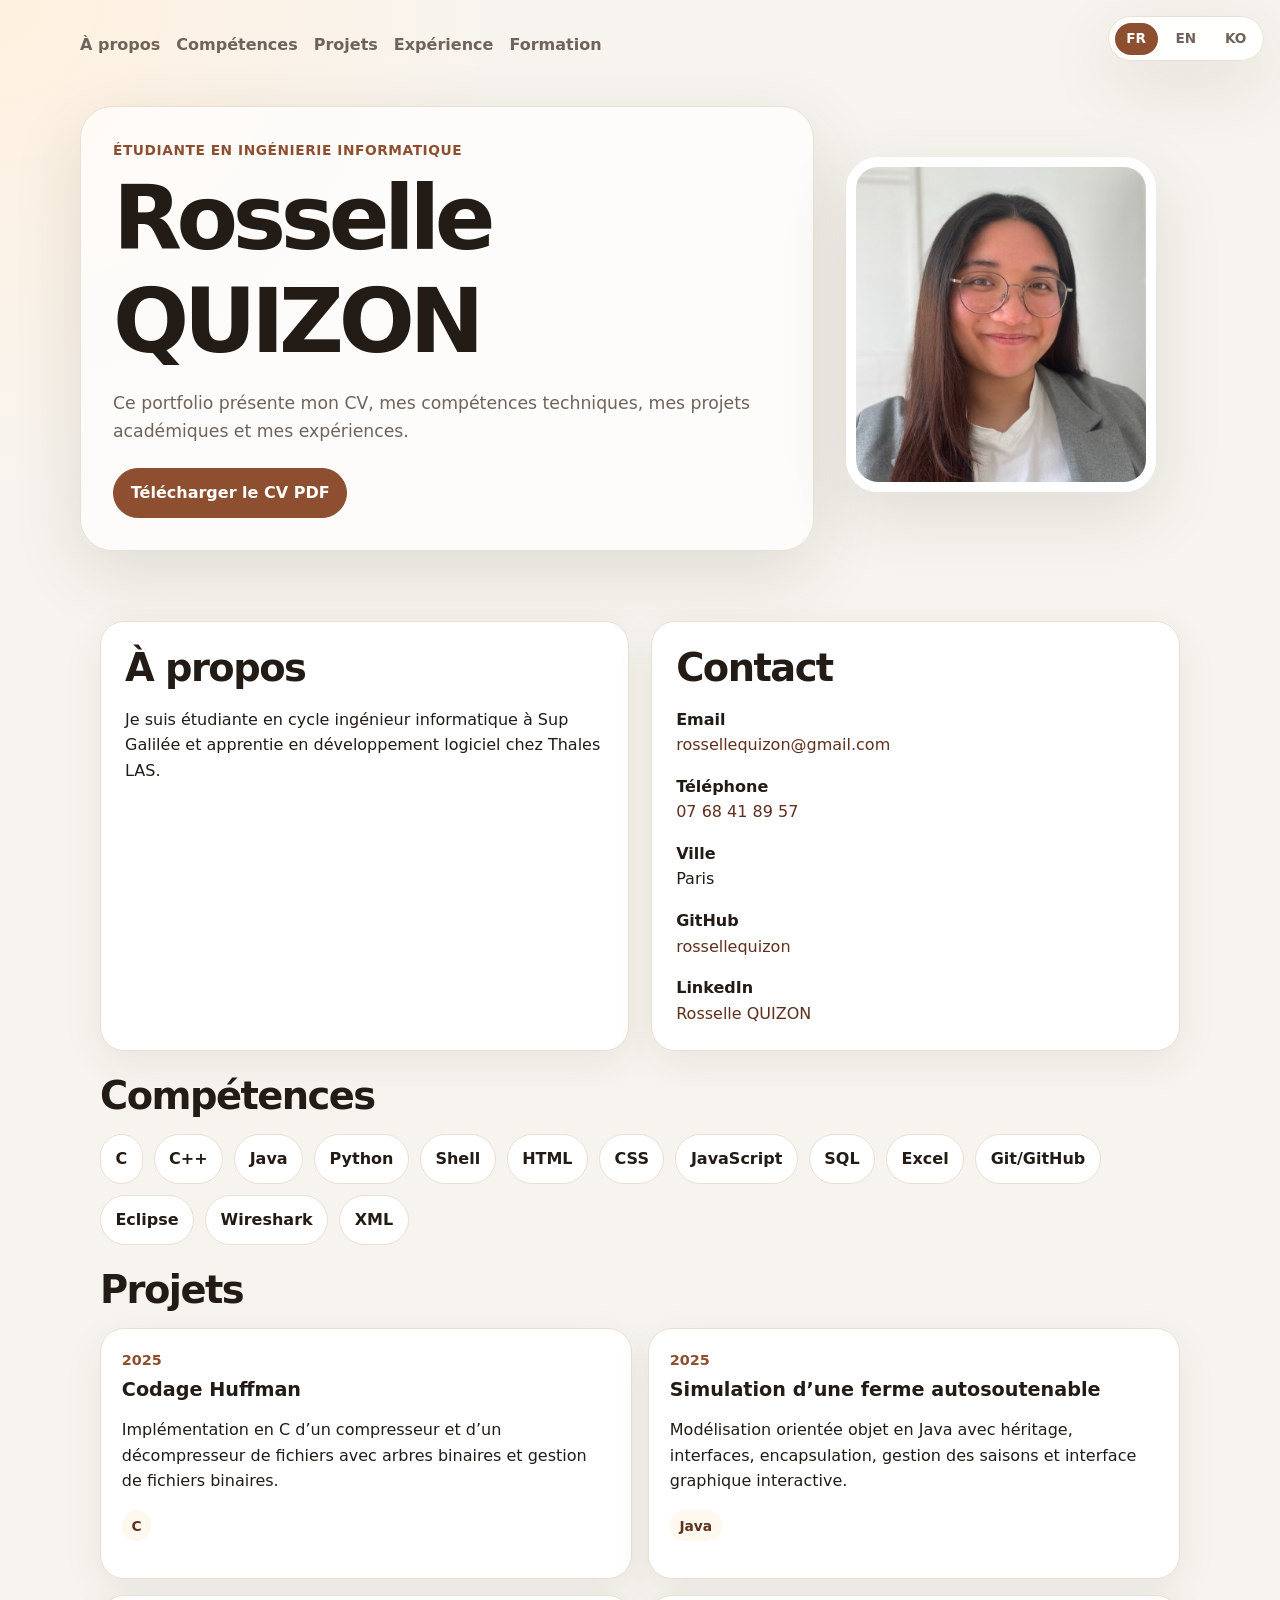
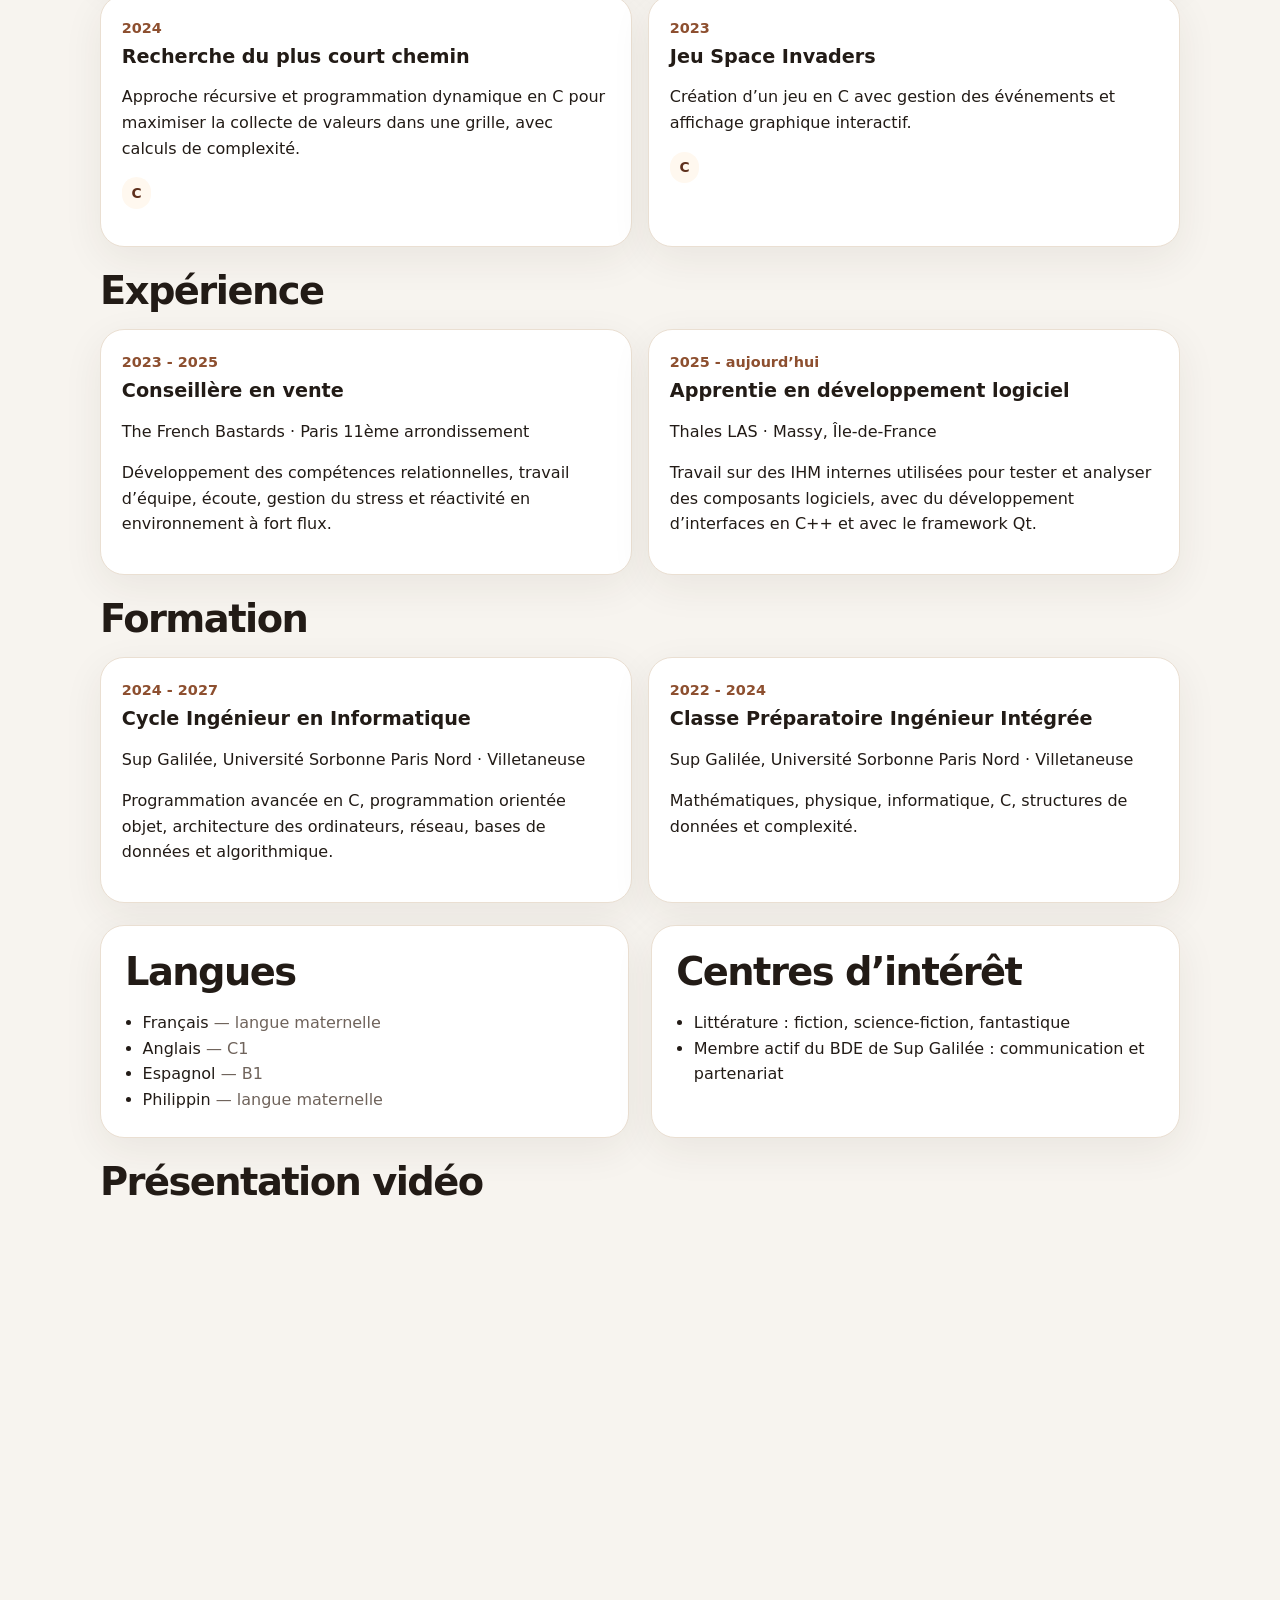
<file: index.html>
<!DOCTYPE html>
<html xmlns="http://www.w3.org/1999/xhtml" lang="fr" xml:lang="fr">
<head>
  <meta charset="UTF-8" />
  <meta name="viewport" content="width=device-width, initial-scale=1.0" />
  <title>Portfolio Rosselle QUIZON</title>
  <link rel="alternate" hreflang="fr" href="index-fr.html" />
  <link rel="alternate" hreflang="en" href="index-en.html" />
  <link rel="alternate" hreflang="ko" href="index-ko.html" />
  <script src="router.js" defer="defer"></script>
</head>
<body>
  <p>Redirection vers le portfolio...</p>
  <p><a href="index-fr.html">Ouvrir la version française</a></p>
  <script>
    window.location.href = "index-fr.html";
  </script>
</body>
</html>
</file>
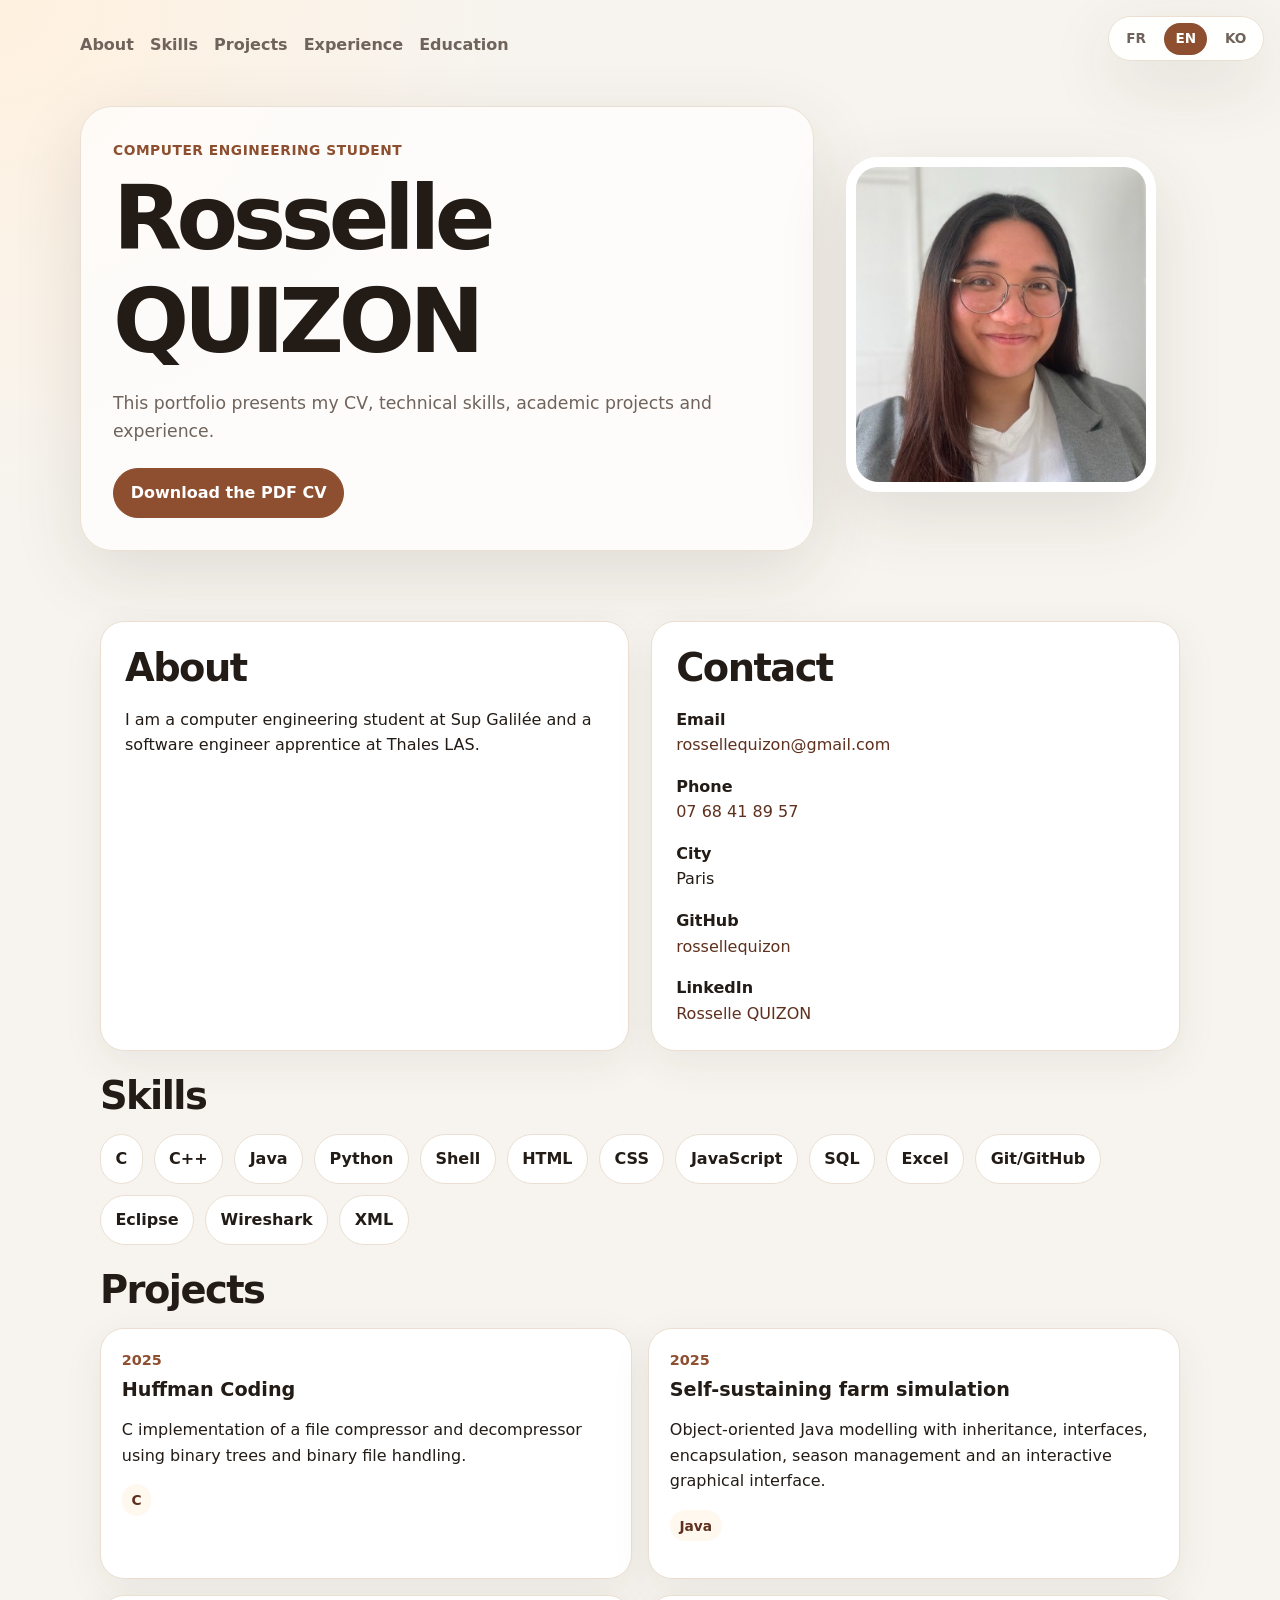
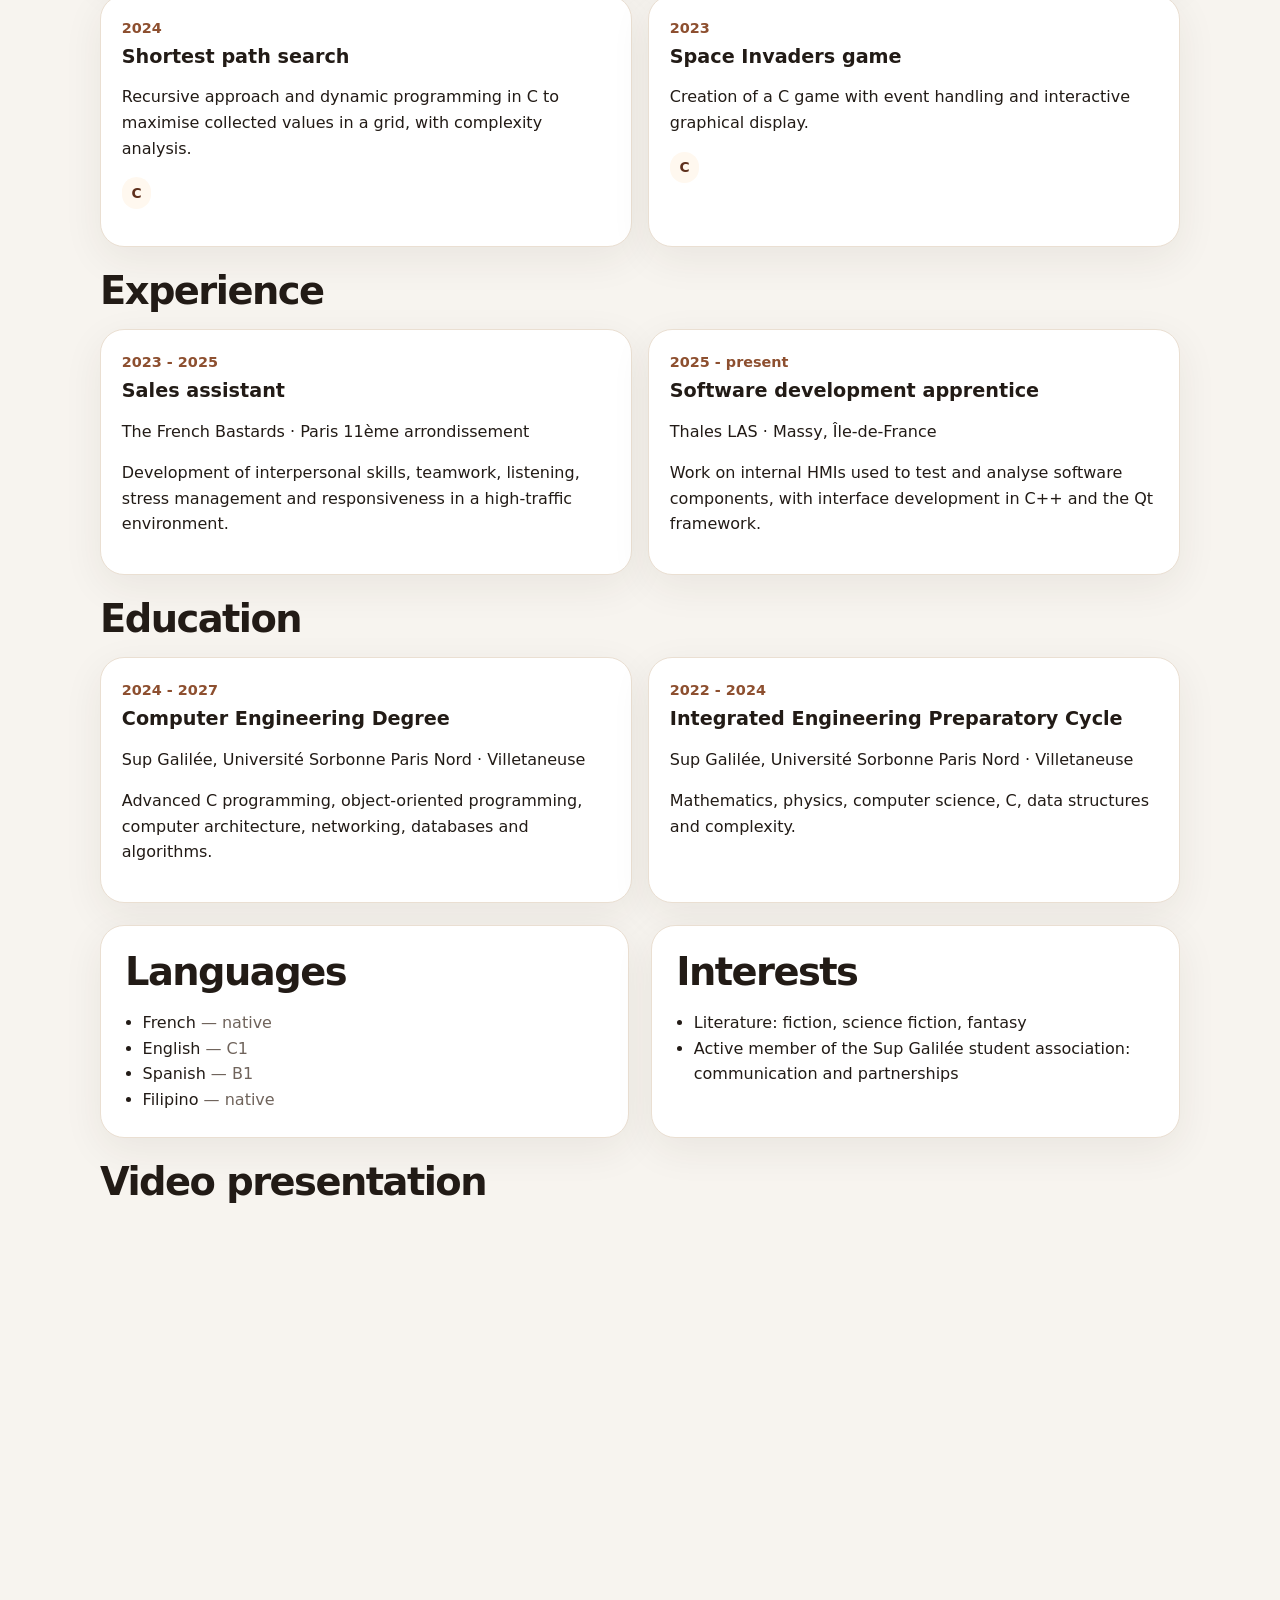
<file: index-en.html>
<!DOCTYPE html>
<html xmlns="http://www.w3.org/1999/xhtml" lang="en" xml:lang="en" dir="ltr"
  prefix="foaf: http://xmlns.com/foaf/0.1/ dc: http://purl.org/dc/elements/1.1/ dcterms: http://purl.org/dc/terms/ schema: https://schema.org/ xsd: http://www.w3.org/2001/XMLSchema#">
<head about="./index-en.html">
    <meta charset="UTF-8" />
    <meta name="viewport" content="width=device-width, initial-scale=1.0" />
    <title property="dc:title">Rosselle QUIZON Portfolio</title>
    <meta name="description" property="dc:description" content="Multilingual CV" />
    <meta property="dc:language" content="en" />
    <meta property="dc:creator" content="Rosselle QUIZON" />
    <link rel="alternate" hreflang="fr" href="index-fr.html" />
    <link rel="alternate" hreflang="en" href="index-en.html" />
    <link rel="alternate" hreflang="ko" href="index-ko.html" />
    <link rel="alternate" hreflang="x-default" href="index.html" />
    <link rel="stylesheet" href="style.css" />
    <script src="script.js" defer="defer"></script>
</head>
<body about="./index-en.html" typeof="foaf:Document schema:WebPage">
    <div class="language-switcher" aria-label="Language switcher">
        <a class="lang-link" href="index-fr.html" hreflang="fr" data-switch-lang="fr">FR</a>
        <a class="lang-link current" href="index-en.html" hreflang="en" data-switch-lang="en" aria-current="page">EN</a>
        <a class="lang-link" href="index-ko.html" hreflang="ko" data-switch-lang="ko">KO</a>
    </div>

    <span rel="dc:creator" resource="#rosselle-quizon"></span>
    <span property="dc:language" content="en"></span>

    <header class="hero" id="top">
      <nav class="top-nav" aria-label="Main navigation">
        <a href="#about">About</a>
        <a href="#skills">Skills</a>
        <a href="#projects">Projects</a>
        <a href="#experience">Experience</a>
        <a href="#education">Education</a>
      </nav>

      <section class="hero-grid" about="#rosselle-quizon" typeof="foaf:Agent foaf:Person schema:Person">
        <div class="hero-text">
          <p class="eyebrow" property="schema:jobTitle">Computer engineering student</p>
          <h1 property="foaf:name schema:name">Rosselle QUIZON</h1>
          <p class="intro" property="schema:description">This portfolio presents my CV, technical skills, academic projects and experience.</p>
          <div class="actions">
            <a class="button primary" href="assets/CV_Rosselle_QUIZON.pdf">Download the PDF CV</a>
          </div>
        </div>
        <figure class="portrait">
          <img property="foaf:img schema:image" src="assets/photo.jpeg" alt="Rosselle QUIZON" />
        </figure>
      </section>
    </header>

    <main class="container">
      <section class="section two-columns" id="about">
        <article class="panel" about="#rosselle-quizon" typeof="schema:Person">
          <h2>About</h2>
          <p>I am a computer engineering student at Sup Galilée and a software engineer apprentice at Thales LAS.</p>
          <span about="#rosselle-quizon" rel="schema:knowsAbout" resource="#skill-c"></span>
          <span about="#rosselle-quizon" rel="schema:knowsAbout" resource="#skill-java"></span>
          <span about="#rosselle-quizon" rel="schema:knowsAbout" resource="#skill-python"></span>
          <span about="#rosselle-quizon" rel="schema:knowsAbout" resource="#skill-shell"></span>
          <span about="#rosselle-quizon" rel="schema:knowsAbout" resource="#skill-web"></span>
          <span about="#rosselle-quizon" rel="schema:knowsAbout" resource="#skill-sql"></span>
          <span about="#rosselle-quizon" rel="schema:knowsAbout" resource="#skill-tools"></span>
          <span about="#rosselle-quizon" rel="schema:knowsAbout" resource="#skill-cpp"></span>
          <span about="#rosselle-quizon" rel="schema:knowsAbout" resource="#skill-xml"></span>
        </article>

        <aside class="panel contact" id="contact" about="#rosselle-quizon">
          <h2>Contact</h2>
          <p><strong>Email</strong><br /><a property="foaf:mbox schema:email" href="mailto:rossellequizon@gmail.com">rossellequizon@gmail.com</a></p>
          <p><strong>Phone</strong><br /><a property="foaf:phone schema:telephone" href="tel:+33768418957">07 68 41 89 57</a></p>
          <p><strong>City</strong><br /><span property="foaf:based_near schema:addressLocality">Paris</span></p>
          <p><strong>GitHub</strong><br /><a property="foaf:account schema:sameAs" href="https://github.com/rossellequizon">rossellequizon</a></p>
          <p><strong>LinkedIn</strong><br /><a property="foaf:account schema:sameAs" href="https://www.linkedin.com/in/rossellequizon/">Rosselle QUIZON</a></p>
        </aside>
      </section>

      <section class="section" id="skills" about="#skills-set" typeof="schema:DefinedTermSet">
        <div class="section-heading">
          <h2 property="schema:name">Skills</h2>
        </div>
        <ul class="skill-list">
            <li about="#skill-c" typeof="schema:DefinedTerm" rel="schema:inDefinedTermSet" resource="#skills-set">
              <span property="schema:name">C</span>
              <span class="sr-only" property="schema:termCode">programming</span>
            </li>
<li about="#skill-cpp" typeof="schema:DefinedTerm" rel="schema:inDefinedTermSet" resource="#skills-set">
              <span property="schema:name">C++</span>
              <span class="sr-only" property="schema:termCode">programming</span>
            </li>
            <li about="#skill-java" typeof="schema:DefinedTerm" rel="schema:inDefinedTermSet" resource="#skills-set">
              <span property="schema:name">Java</span>
              <span class="sr-only" property="schema:termCode">programming</span>
            </li>
            <li about="#skill-python" typeof="schema:DefinedTerm" rel="schema:inDefinedTermSet" resource="#skills-set">
              <span property="schema:name">Python</span>
              <span class="sr-only" property="schema:termCode">programming</span>
            </li>
            <li about="#skill-shell" typeof="schema:DefinedTerm" rel="schema:inDefinedTermSet" resource="#skills-set">
              <span property="schema:name">Shell</span>
              <span class="sr-only" property="schema:termCode">programming</span>
            </li>
            <li about="#skill-web" typeof="schema:DefinedTerm" rel="schema:inDefinedTermSet" resource="#skills-set">
              <span property="schema:name">HTML</span>
              <span class="sr-only" property="schema:termCode">web</span>
            </li>
            <li about="#skill-web" typeof="schema:DefinedTerm" rel="schema:inDefinedTermSet" resource="#skills-set">
              <span property="schema:name">CSS</span>
              <span class="sr-only" property="schema:termCode">web</span>
            </li>
            <li about="#skill-web" typeof="schema:DefinedTerm" rel="schema:inDefinedTermSet" resource="#skills-set">
              <span property="schema:name">JavaScript</span>
              <span class="sr-only" property="schema:termCode">web</span>
            </li>
            <li about="#skill-sql" typeof="schema:DefinedTerm" rel="schema:inDefinedTermSet" resource="#skills-set">
              <span property="schema:name">SQL</span>
              <span class="sr-only" property="schema:termCode">data</span>
            </li>
            <li about="#skill-sql" typeof="schema:DefinedTerm" rel="schema:inDefinedTermSet" resource="#skills-set">
              <span property="schema:name">Excel</span>
              <span class="sr-only" property="schema:termCode">data</span>
            </li>
            <li about="#skill-tools" typeof="schema:DefinedTerm" rel="schema:inDefinedTermSet" resource="#skills-set">
              <span property="schema:name">Git/GitHub</span>
              <span class="sr-only" property="schema:termCode">tools</span>
            </li>
            <li about="#skill-tools" typeof="schema:DefinedTerm" rel="schema:inDefinedTermSet" resource="#skills-set">
              <span property="schema:name">Eclipse</span>
              <span class="sr-only" property="schema:termCode">tools</span>
            </li>
            <li about="#skill-tools" typeof="schema:DefinedTerm" rel="schema:inDefinedTermSet" resource="#skills-set">
              <span property="schema:name">Wireshark</span>
              <span class="sr-only" property="schema:termCode">tools</span>
            </li>
            <li about="#skill-xml" typeof="schema:DefinedTerm" rel="schema:inDefinedTermSet" resource="#skills-set">
              <span property="schema:name">XML</span>
              <span class="sr-only" property="schema:termCode">web</span>
            </li>
        </ul>
      </section>

      <section class="section" id="projects">
        <div class="section-heading">
          <h2>Projects</h2>
        </div>
        <div class="cards">
          <article class="card" id="project-huffman" about="#project-huffman" typeof="schema:CreativeWork schema:SoftwareSourceCode">
            <div class="card-meta"><time property="schema:dateCreated" datatype="xsd:gYear" datetime="2025">2025</time></div>
            <h3 property="schema:name">Huffman Coding</h3>
            <p property="schema:description">C implementation of a file compressor and decompressor using binary trees and binary file handling.</p>
            <p class="tags"><span property="schema:programmingLanguage">C</span> </p>
            <span rel="schema:creator" resource="#rosselle-quizon"></span>
          </article>
          <article class="card" id="project-farm" about="#project-farm" typeof="schema:CreativeWork schema:SoftwareSourceCode">
            <div class="card-meta"><time property="schema:dateCreated" datatype="xsd:gYear" datetime="2025">2025</time></div>
            <h3 property="schema:name">Self-sustaining farm simulation</h3>
            <p property="schema:description">Object-oriented Java modelling with inheritance, interfaces, encapsulation, season management and an interactive graphical interface.</p>
            <p class="tags"><span property="schema:programmingLanguage">Java</span> </p>
            <span rel="schema:creator" resource="#rosselle-quizon"></span>
          </article>
          <article class="card" id="project-path" about="#project-path" typeof="schema:CreativeWork schema:SoftwareSourceCode">
            <div class="card-meta"><time property="schema:dateCreated" datatype="xsd:gYear" datetime="2024">2024</time></div>
            <h3 property="schema:name">Shortest path search</h3>
            <p property="schema:description">Recursive approach and dynamic programming in C to maximise collected values in a grid, with complexity analysis.</p>
            <p class="tags"><span property="schema:programmingLanguage">C</span> </p>
            <span rel="schema:creator" resource="#rosselle-quizon"></span>
          </article>
          <article class="card" id="project-space" about="#project-space" typeof="schema:CreativeWork schema:SoftwareSourceCode">
            <div class="card-meta"><time property="schema:dateCreated" datatype="xsd:gYear" datetime="2023">2023</time></div>
            <h3 property="schema:name">Space Invaders game</h3>
            <p property="schema:description">Creation of a C game with event handling and interactive graphical display.</p>
            <p class="tags"><span property="schema:programmingLanguage">C</span> </p>
            <span rel="schema:creator" resource="#rosselle-quizon"></span>
          </article>
        </div>
      </section>

      <section class="section" id="experience">
        <div class="section-heading">
          <h2>Experience</h2>
        </div>
        <div class="cards">
          <article class="card" id="experience-french-bastards" about="#experience-french-bastards" typeof="schema:EmployeeRole">
            <div class="card-meta"><time property="schema:startDate" datetime="2023">2023</time> - <time property="schema:endDate" datetime="2025">2025</time></div>
            <h3 property="schema:roleName">Sales assistant</h3>
            <p><span rel="schema:worksFor" resource="#the-french-bastards"><span about="#the-french-bastards" typeof="schema:Organization"><span property="schema:name">The French Bastards</span></span></span> · <span property="schema:workLocation">Paris 11ème arrondissement</span></p>
            <p property="schema:description">Development of interpersonal skills, teamwork, listening, stress management and responsiveness in a high-traffic environment.</p>
            <span rel="schema:employee" resource="#rosselle-quizon"></span>
          </article>
          <article class="card" id="experience-thales" about="#experience-thales" typeof="schema:EmployeeRole"> 
          <div class="card-meta"><time property="schema:startDate" datetime="2025">2025</time> - present</div> 
          <h3 property="schema:roleName">Software development apprentice</h3> 
          <p><span rel="schema:worksFor" resource="#thales-las"><span about="#thales-las" typeof="schema:Organization"><span property="schema:name">Thales LAS</span></span></span> · <span property="schema:workLocation">Massy, Île-de-France</span></p> 
          <p property="schema:description">Work on internal HMIs used to test and analyse software components, with interface development in C++ and the Qt framework.</p> 
          <span rel="schema:employee" resource="#rosselle-quizon"></span> 
          </article>
        </div>
      </section>

      <section class="section" id="education">
        <div class="section-heading">
          <h2>Education</h2>
        </div>
        <div class="cards">
          <article class="card" id="edu-engineering" about="#edu-engineering" typeof="schema:EducationalOccupationalCredential">
            <div class="card-meta"><time property="schema:startDate" datetime="2024">2024</time> - <time property="schema:endDate" datetime="2027">2027</time></div>
            <h3 property="schema:name">Computer Engineering Degree</h3>
            <p><span rel="schema:recognizedBy" resource="#sup-galilee"><span about="#sup-galilee" typeof="schema:CollegeOrUniversity"><span property="schema:name">Sup Galilée, Université Sorbonne Paris Nord</span></span></span> · <span property="schema:location">Villetaneuse</span></p>
            <p property="schema:description">Advanced C programming, object-oriented programming, computer architecture, networking, databases and algorithms.</p>
            <span about="#rosselle-quizon" rel="schema:hasCredential" resource="#edu-engineering"></span>
          </article>
          <article class="card" id="edu-prepa" about="#edu-prepa" typeof="schema:EducationalOccupationalCredential">
            <div class="card-meta"><time property="schema:startDate" datetime="2022">2022</time> - <time property="schema:endDate" datetime="2024">2024</time></div>
            <h3 property="schema:name">Integrated Engineering Preparatory Cycle</h3>
            <p><span rel="schema:recognizedBy" resource="#sup-galilee"><span about="#sup-galilee" typeof="schema:CollegeOrUniversity"><span property="schema:name">Sup Galilée, Université Sorbonne Paris Nord</span></span></span> · <span property="schema:location">Villetaneuse</span></p>
            <p property="schema:description">Mathematics, physics, computer science, C, data structures and complexity.</p>
            <span about="#rosselle-quizon" rel="schema:hasCredential" resource="#edu-prepa"></span>
          </article>
        </div>
      </section>

      <section class="section two-columns">
        <article class="panel" about="#rosselle-quizon">
          <h2>Languages</h2>
          <ul class="clean-list">
            <li property="schema:knowsLanguage">French <span class="muted">— native</span></li>
            <li property="schema:knowsLanguage">English <span class="muted">— C1</span></li>
            <li property="schema:knowsLanguage">Spanish <span class="muted">— B1</span></li>
            <li property="schema:knowsLanguage">Filipino <span class="muted">— native</span></li>
          </ul>
        </article>
        <article class="panel">
          <h2>Interests</h2>
          <ul class="clean-list">
            <li about="#rosselle-quizon" property="schema:knowsAbout" resource="#interest-literature"><span about="#interest-literature" typeof="schema:Thing"><span property="schema:name">Literature: fiction, science fiction, fantasy</span></span></li>
            <li about="#rosselle-quizon" property="schema:knowsAbout" resource="#interest-bde"><span about="#interest-bde" typeof="schema:Thing"><span property="schema:name">Active member of the Sup Galilée student association: communication and partnerships</span></span></li>
          </ul>
        </article>
      </section>

      <section class="section" id="video">
      	<div class="section-heading">
      		<h2>Video presentation</h2>
      	</div>
      	<div class="video-wrapper">
    		<iframe
		  width="560"
		  height="315"
		  src="https://www.youtube.com/embed/R7ZUABR1mDE?cc_load_policy=1&amp;cc_lang_pref=en"
		  title="Video presentation of Rosselle QUIZON"
		  referrerpolicy="strict-origin-when-cross-origin"
		  allow="accelerometer; autoplay; clipboard-write; encrypted-media; gyroscope; picture-in-picture; web-share"
		  allowfullscreen="allowfullscreen">
		</iframe>
 	</div>
      </section>

    </main>

</body>
</html>
</file>
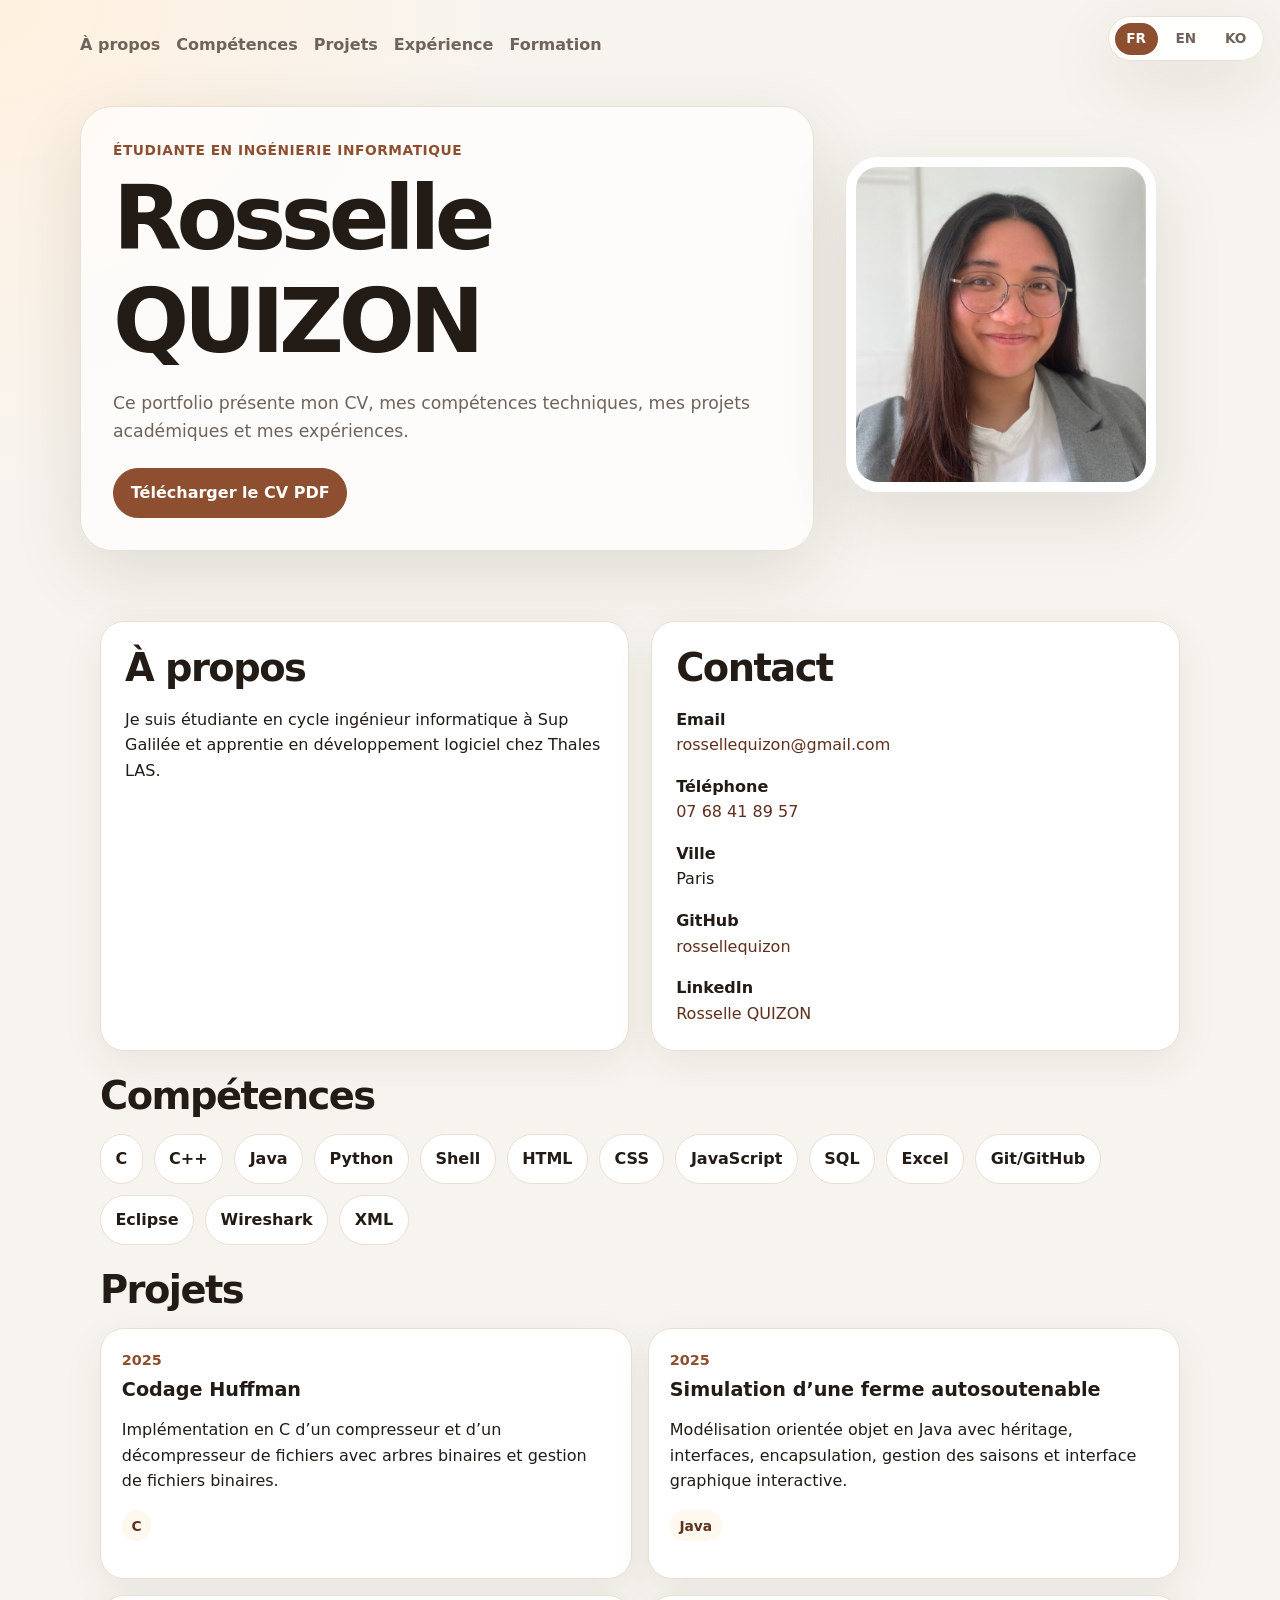
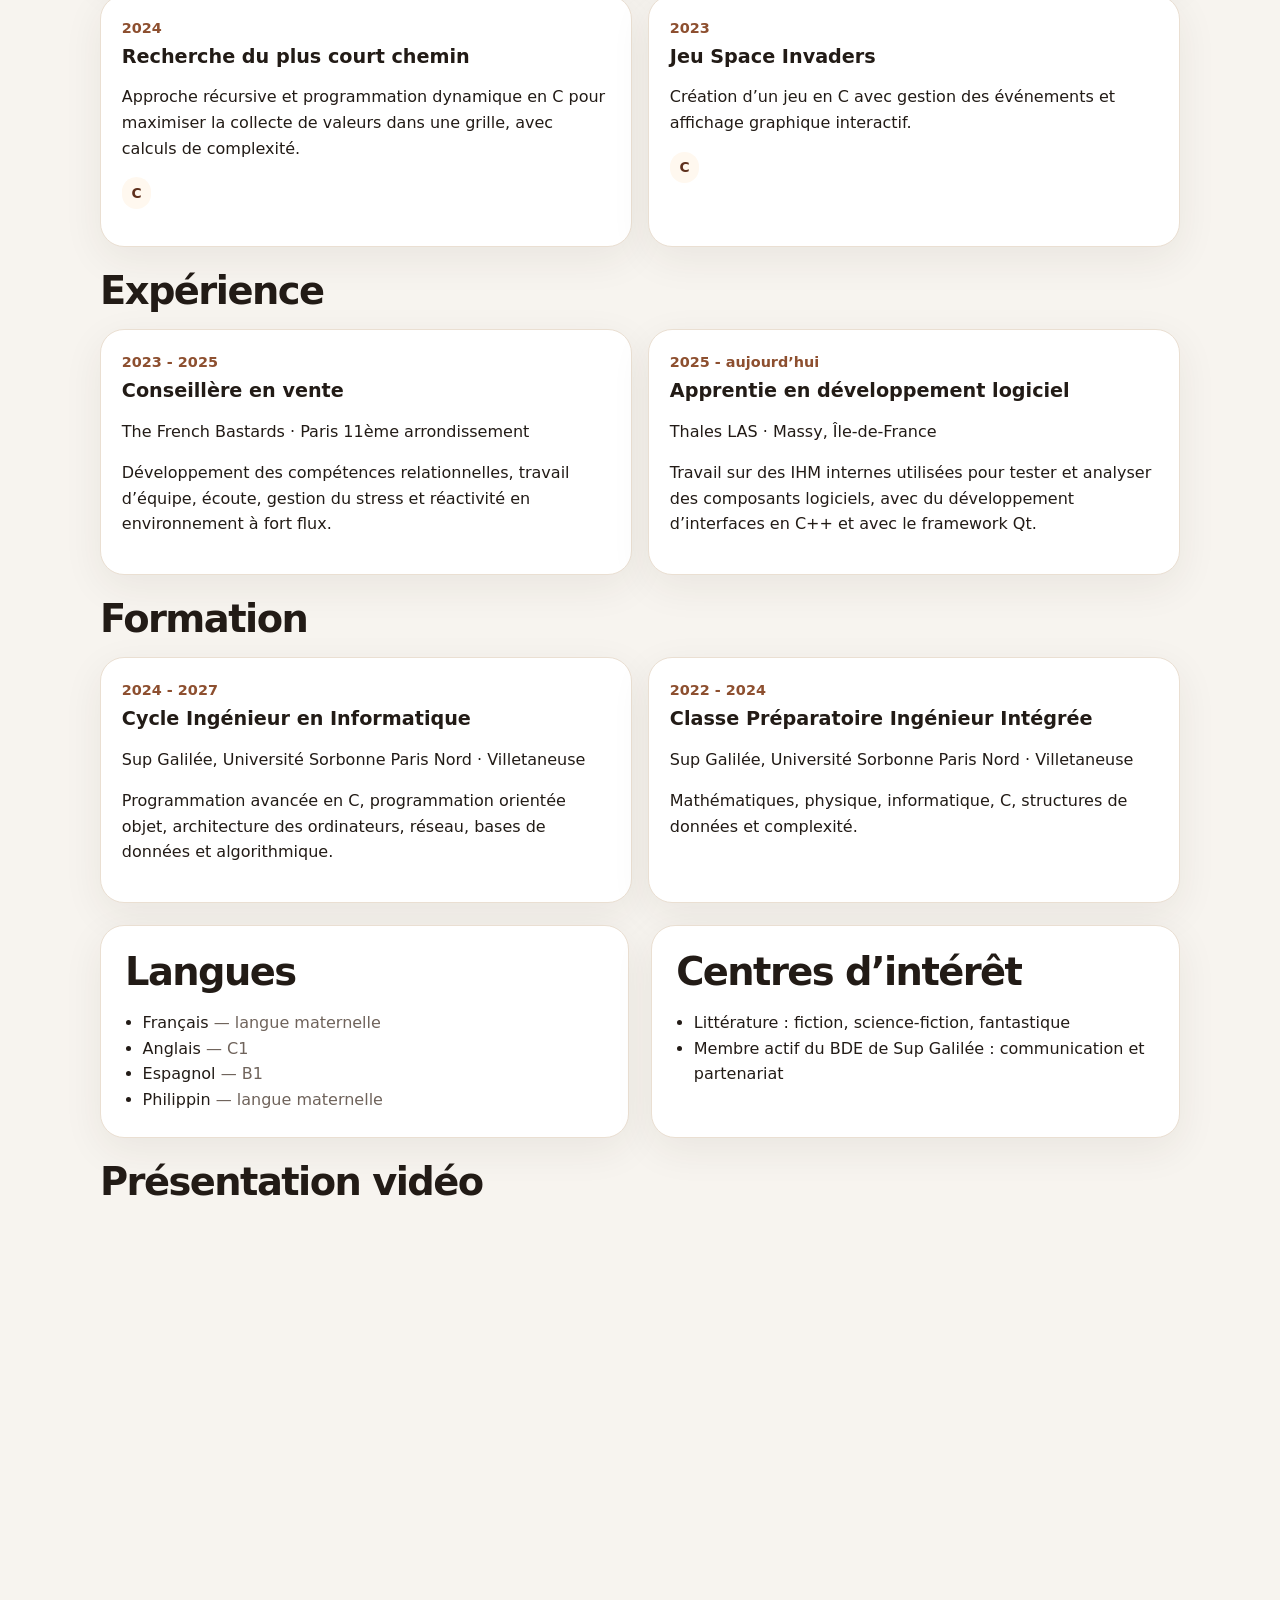
<file: index-fr.html>
<!DOCTYPE html>
<html xmlns="http://www.w3.org/1999/xhtml" lang="fr" xml:lang="fr" dir="ltr"
  prefix="foaf: http://xmlns.com/foaf/0.1/ dc: http://purl.org/dc/elements/1.1/ dcterms: http://purl.org/dc/terms/ schema: https://schema.org/ xsd: http://www.w3.org/2001/XMLSchema#">
<head about="./index-fr.html">
    <meta charset="UTF-8" />
    <meta name="viewport" content="width=device-width, initial-scale=1.0" />
    <title property="dc:title">Portfolio de Rosselle QUIZON</title>
    <meta name="description" property="dc:description" content="CV multilingue" />
    <meta property="dc:language" content="fr" />
    <meta property="dc:creator" content="Rosselle QUIZON" />
    <link rel="alternate" hreflang="fr" href="index-fr.html" />
    <link rel="alternate" hreflang="en" href="index-en.html" />
    <link rel="alternate" hreflang="ko" href="index-ko.html" />
    <link rel="alternate" hreflang="x-default" href="index.html" />
    <link rel="stylesheet" href="style.css" />
    <script src="script.js" defer="defer"></script>
</head>
<body about="./index-fr.html" typeof="foaf:Document schema:WebPage">
    <div class="language-switcher" aria-label="Language switcher">
        <a class="lang-link current" href="index-fr.html" hreflang="fr" data-switch-lang="fr" aria-current="page">FR</a>
        <a class="lang-link" href="index-en.html" hreflang="en" data-switch-lang="en">EN</a>
        <a class="lang-link" href="index-ko.html" hreflang="ko" data-switch-lang="ko">KO</a>
    </div>

    <span rel="dc:creator" resource="#rosselle-quizon"></span>
    <span property="dc:language" content="fr"></span>

    <header class="hero" id="top">
      <nav class="top-nav" aria-label="Main navigation">
        <a href="#about">À propos</a>
        <a href="#skills">Compétences</a>
        <a href="#projects">Projets</a>
        <a href="#experience">Expérience</a>
        <a href="#education">Formation</a>
      </nav>

      <section class="hero-grid" about="#rosselle-quizon" typeof="foaf:Agent foaf:Person schema:Person">
        <div class="hero-text">
          <p class="eyebrow" property="schema:jobTitle">Étudiante en ingénierie informatique</p>
          <h1 property="foaf:name schema:name">Rosselle QUIZON</h1>
          <p class="intro" property="schema:description">Ce portfolio présente mon CV, mes compétences techniques, mes projets académiques et mes expériences.</p>
          <div class="actions">
            <a class="button primary" href="assets/CV_Rosselle_QUIZON.pdf">Télécharger le CV PDF</a>
          </div>
        </div>
        <figure class="portrait">
          <img property="foaf:img schema:image" src="assets/photo.jpeg" alt="Rosselle QUIZON" />
        </figure>
      </section>
    </header>

    <main class="container">
      <section class="section two-columns" id="about">
        <article class="panel" about="#rosselle-quizon" typeof="schema:Person">
          <h2>À propos</h2>
          <p>Je suis étudiante en cycle ingénieur informatique à Sup Galilée et apprentie en développement logiciel chez Thales LAS.</p>
          <span about="#rosselle-quizon" rel="schema:knowsAbout" resource="#skill-c"></span>
          <span about="#rosselle-quizon" rel="schema:knowsAbout" resource="#skill-java"></span>
          <span about="#rosselle-quizon" rel="schema:knowsAbout" resource="#skill-python"></span>
          <span about="#rosselle-quizon" rel="schema:knowsAbout" resource="#skill-shell"></span>
          <span about="#rosselle-quizon" rel="schema:knowsAbout" resource="#skill-web"></span>
          <span about="#rosselle-quizon" rel="schema:knowsAbout" resource="#skill-sql"></span>
          <span about="#rosselle-quizon" rel="schema:knowsAbout" resource="#skill-tools"></span>
          <span about="#rosselle-quizon" rel="schema:knowsAbout" resource="#skill-cpp"></span>
          <span about="#rosselle-quizon" rel="schema:knowsAbout" resource="#skill-xml"></span>
        </article>

        <aside class="panel contact" id="contact" about="#rosselle-quizon">
          <h2>Contact</h2>
          <p><strong>Email</strong><br /><a property="foaf:mbox schema:email" href="mailto:rossellequizon@gmail.com">rossellequizon@gmail.com</a></p>
          <p><strong>Téléphone</strong><br /><a property="foaf:phone schema:telephone" href="tel:+33768418957">07 68 41 89 57</a></p>
          <p><strong>Ville</strong><br /><span property="foaf:based_near schema:addressLocality">Paris</span></p>
          <p><strong>GitHub</strong><br /><a property="foaf:account schema:sameAs" href="https://github.com/rossellequizon">rossellequizon</a></p>
          <p><strong>LinkedIn</strong><br /><a property="foaf:account schema:sameAs" href="https://www.linkedin.com/in/rossellequizon/">Rosselle QUIZON</a></p>
        </aside>
      </section>

      <section class="section" id="skills" about="#skills-set" typeof="schema:DefinedTermSet">
        <div class="section-heading">
          <h2 property="schema:name">Compétences</h2>
        </div>
        <ul class="skill-list">
            <li about="#skill-c" typeof="schema:DefinedTerm" rel="schema:inDefinedTermSet" resource="#skills-set">
              <span property="schema:name">C</span>
              <span class="sr-only" property="schema:termCode">programming</span>
            </li>
            <li about="#skill-cpp" typeof="schema:DefinedTerm" rel="schema:inDefinedTermSet" resource="#skills-set">
              <span property="schema:name">C++</span>
              <span class="sr-only" property="schema:termCode">programming</span>
            </li>
            <li about="#skill-java" typeof="schema:DefinedTerm" rel="schema:inDefinedTermSet" resource="#skills-set">
              <span property="schema:name">Java</span>
              <span class="sr-only" property="schema:termCode">programming</span>
            </li>
            <li about="#skill-python" typeof="schema:DefinedTerm" rel="schema:inDefinedTermSet" resource="#skills-set">
              <span property="schema:name">Python</span>
              <span class="sr-only" property="schema:termCode">programming</span>
            </li>
            <li about="#skill-shell" typeof="schema:DefinedTerm" rel="schema:inDefinedTermSet" resource="#skills-set">
              <span property="schema:name">Shell</span>
              <span class="sr-only" property="schema:termCode">programming</span>
            </li>
            <li about="#skill-web" typeof="schema:DefinedTerm" rel="schema:inDefinedTermSet" resource="#skills-set">
              <span property="schema:name">HTML</span>
              <span class="sr-only" property="schema:termCode">web</span>
            </li>
            <li about="#skill-web" typeof="schema:DefinedTerm" rel="schema:inDefinedTermSet" resource="#skills-set">
              <span property="schema:name">CSS</span>
              <span class="sr-only" property="schema:termCode">web</span>
            </li>
            <li about="#skill-web" typeof="schema:DefinedTerm" rel="schema:inDefinedTermSet" resource="#skills-set">
              <span property="schema:name">JavaScript</span>
              <span class="sr-only" property="schema:termCode">web</span>
            </li>
            <li about="#skill-sql" typeof="schema:DefinedTerm" rel="schema:inDefinedTermSet" resource="#skills-set">
              <span property="schema:name">SQL</span>
              <span class="sr-only" property="schema:termCode">data</span>
            </li>
            <li about="#skill-sql" typeof="schema:DefinedTerm" rel="schema:inDefinedTermSet" resource="#skills-set">
              <span property="schema:name">Excel</span>
              <span class="sr-only" property="schema:termCode">data</span>
            </li>
            <li about="#skill-tools" typeof="schema:DefinedTerm" rel="schema:inDefinedTermSet" resource="#skills-set">
              <span property="schema:name">Git/GitHub</span>
              <span class="sr-only" property="schema:termCode">tools</span>
            </li>
            <li about="#skill-tools" typeof="schema:DefinedTerm" rel="schema:inDefinedTermSet" resource="#skills-set">
              <span property="schema:name">Eclipse</span>
              <span class="sr-only" property="schema:termCode">tools</span>
            </li>
            <li about="#skill-tools" typeof="schema:DefinedTerm" rel="schema:inDefinedTermSet" resource="#skills-set">
              <span property="schema:name">Wireshark</span>
              <span class="sr-only" property="schema:termCode">tools</span>
            </li>
            <li about="#skill-xml" typeof="schema:DefinedTerm" rel="schema:inDefinedTermSet" resource="#skills-set">
              <span property="schema:name">XML</span>
              <span class="sr-only" property="schema:termCode">web</span>
            </li>
        </ul>
      </section>

      <section class="section" id="projects">
        <div class="section-heading">
          <h2>Projets</h2>
        </div>
        <div class="cards">
          <article class="card" id="project-huffman" about="#project-huffman" typeof="schema:CreativeWork schema:SoftwareSourceCode">
            <div class="card-meta"><time property="schema:dateCreated" datatype="xsd:gYear" datetime="2025">2025</time></div>
            <h3 property="schema:name">Codage Huffman</h3>
            <p property="schema:description">Implémentation en C d’un compresseur et d’un décompresseur de fichiers avec arbres binaires et gestion de fichiers binaires.</p>
            <p class="tags"><span property="schema:programmingLanguage">C</span> </p>
            <span rel="schema:creator" resource="#rosselle-quizon"></span>
          </article>
          <article class="card" id="project-farm" about="#project-farm" typeof="schema:CreativeWork schema:SoftwareSourceCode">
            <div class="card-meta"><time property="schema:dateCreated" datatype="xsd:gYear" datetime="2025">2025</time></div>
            <h3 property="schema:name">Simulation d’une ferme autosoutenable</h3>
            <p property="schema:description">Modélisation orientée objet en Java avec héritage, interfaces, encapsulation, gestion des saisons et interface graphique interactive.</p>
            <p class="tags"><span property="schema:programmingLanguage">Java</span> </p>
            <span rel="schema:creator" resource="#rosselle-quizon"></span>
          </article>
          <article class="card" id="project-path" about="#project-path" typeof="schema:CreativeWork schema:SoftwareSourceCode">
            <div class="card-meta"><time property="schema:dateCreated" datatype="xsd:gYear" datetime="2024">2024</time></div>
            <h3 property="schema:name">Recherche du plus court chemin</h3>
            <p property="schema:description">Approche récursive et programmation dynamique en C pour maximiser la collecte de valeurs dans une grille, avec calculs de complexité.</p>
            <p class="tags"><span property="schema:programmingLanguage">C</span> </p>
            <span rel="schema:creator" resource="#rosselle-quizon"></span>
          </article>
          <article class="card" id="project-space" about="#project-space" typeof="schema:CreativeWork schema:SoftwareSourceCode">
            <div class="card-meta"><time property="schema:dateCreated" datatype="xsd:gYear" datetime="2023">2023</time></div>
            <h3 property="schema:name">Jeu Space Invaders</h3>
            <p property="schema:description">Création d’un jeu en C avec gestion des événements et affichage graphique interactif.</p>
            <p class="tags"><span property="schema:programmingLanguage">C</span> </p>
            <span rel="schema:creator" resource="#rosselle-quizon"></span>
          </article>
        </div>
      </section>

      <section class="section" id="experience">
        <div class="section-heading">
          <h2>Expérience</h2>
        </div>
        <div class="cards">
          <article class="card" id="experience-french-bastards" about="#experience-french-bastards" typeof="schema:EmployeeRole">
            <div class="card-meta"><time property="schema:startDate" datetime="2023">2023</time> - <time property="schema:endDate" datetime="2025">2025</time></div>
            <h3 property="schema:roleName">Conseillère en vente</h3>
            <p><span rel="schema:worksFor" resource="#the-french-bastards"><span about="#the-french-bastards" typeof="schema:Organization"><span property="schema:name">The French Bastards</span></span></span> · <span property="schema:workLocation">Paris 11ème arrondissement</span></p>
            <p property="schema:description">Développement des compétences relationnelles, travail d’équipe, écoute, gestion du stress et réactivité en environnement à fort flux.</p>
            <span rel="schema:employee" resource="#rosselle-quizon"></span>
          </article>
          <article class="card" id="experience-thales" about="#experience-thales" typeof="schema:EmployeeRole"> 
          	<div class="card-meta"><time property="schema:startDate" datetime="2025">2025</time> - aujourd’hui</div> 
          	<h3 property="schema:roleName">Apprentie en développement logiciel</h3> 
          	<p><span rel="schema:worksFor" resource="#thales-las"><span about="#thales-las" typeof="schema:Organization"><span property="schema:name">Thales LAS</span></span></span> · <span property="schema:workLocation">Massy, Île-de-France</span></p> 
          	<p property="schema:description">Travail sur des IHM internes utilisées pour tester et analyser des composants logiciels, avec du développement d’interfaces en C++ et avec le framework Qt.</p> 
          	<span rel="schema:employee" resource="#rosselle-quizon"></span> 
          </article>
        </div>
      </section>

      <section class="section" id="education">
        <div class="section-heading">
          <h2>Formation</h2>
        </div>
        <div class="cards">
          <article class="card" id="edu-engineering" about="#edu-engineering" typeof="schema:EducationalOccupationalCredential">
            <div class="card-meta"><time property="schema:startDate" datetime="2024">2024</time> - <time property="schema:endDate" datetime="2027">2027</time></div>
            <h3 property="schema:name">Cycle Ingénieur en Informatique</h3>
            <p><span rel="schema:recognizedBy" resource="#sup-galilee"><span about="#sup-galilee" typeof="schema:CollegeOrUniversity"><span property="schema:name">Sup Galilée, Université Sorbonne Paris Nord</span></span></span> · <span property="schema:location">Villetaneuse</span></p>
            <p property="schema:description">Programmation avancée en C, programmation orientée objet, architecture des ordinateurs, réseau, bases de données et algorithmique.</p>
            <span about="#rosselle-quizon" rel="schema:hasCredential" resource="#edu-engineering"></span>
          </article>
          <article class="card" id="edu-prepa" about="#edu-prepa" typeof="schema:EducationalOccupationalCredential">
            <div class="card-meta"><time property="schema:startDate" datetime="2022">2022</time> - <time property="schema:endDate" datetime="2024">2024</time></div>
            <h3 property="schema:name">Classe Préparatoire Ingénieur Intégrée</h3>
            <p><span rel="schema:recognizedBy" resource="#sup-galilee"><span about="#sup-galilee" typeof="schema:CollegeOrUniversity"><span property="schema:name">Sup Galilée, Université Sorbonne Paris Nord</span></span></span> · <span property="schema:location">Villetaneuse</span></p>
            <p property="schema:description">Mathématiques, physique, informatique, C, structures de données et complexité.</p>
            <span about="#rosselle-quizon" rel="schema:hasCredential" resource="#edu-prepa"></span>
          </article>
        </div>
      </section>

      <section class="section two-columns">
        <article class="panel" about="#rosselle-quizon">
          <h2>Langues</h2>
          <ul class="clean-list">
            <li property="schema:knowsLanguage">Français <span class="muted">— langue maternelle</span></li>
            <li property="schema:knowsLanguage">Anglais <span class="muted">— C1</span></li>
            <li property="schema:knowsLanguage">Espagnol <span class="muted">— B1</span></li>
            <li property="schema:knowsLanguage">Philippin <span class="muted">— langue maternelle</span></li>
          </ul>
        </article>
        <article class="panel">
          <h2>Centres d’intérêt</h2>
          <ul class="clean-list">
            <li about="#rosselle-quizon" property="schema:knowsAbout" resource="#interest-literature"><span about="#interest-literature" typeof="schema:Thing"><span property="schema:name">Littérature : fiction, science-fiction, fantastique</span></span></li>
            <li about="#rosselle-quizon" property="schema:knowsAbout" resource="#interest-bde"><span about="#interest-bde" typeof="schema:Thing"><span property="schema:name">Membre actif du BDE de Sup Galilée : communication et partenariat</span></span></li>
          </ul>
        </article>
      </section>
      
      <section class="section" id="video">
  <div class="section-heading">
    <h2>Présentation vidéo</h2>
  </div>

  <div class="video-wrapper">
	<iframe
	  width="560"
	  height="315"
	  src="https://www.youtube.com/embed/R7ZUABR1mDE?cc_load_policy=1&amp;cc_lang_pref=fr"
	  title="Présentation vidéo de Rosselle QUIZON"
	  referrerpolicy="strict-origin-when-cross-origin"
	  allow="accelerometer; autoplay; clipboard-write; encrypted-media; gyroscope; picture-in-picture; web-share"
	  allowfullscreen="allowfullscreen">
	</iframe>
  </div>
</section>
     
    </main>

</body>
</html>
</file>
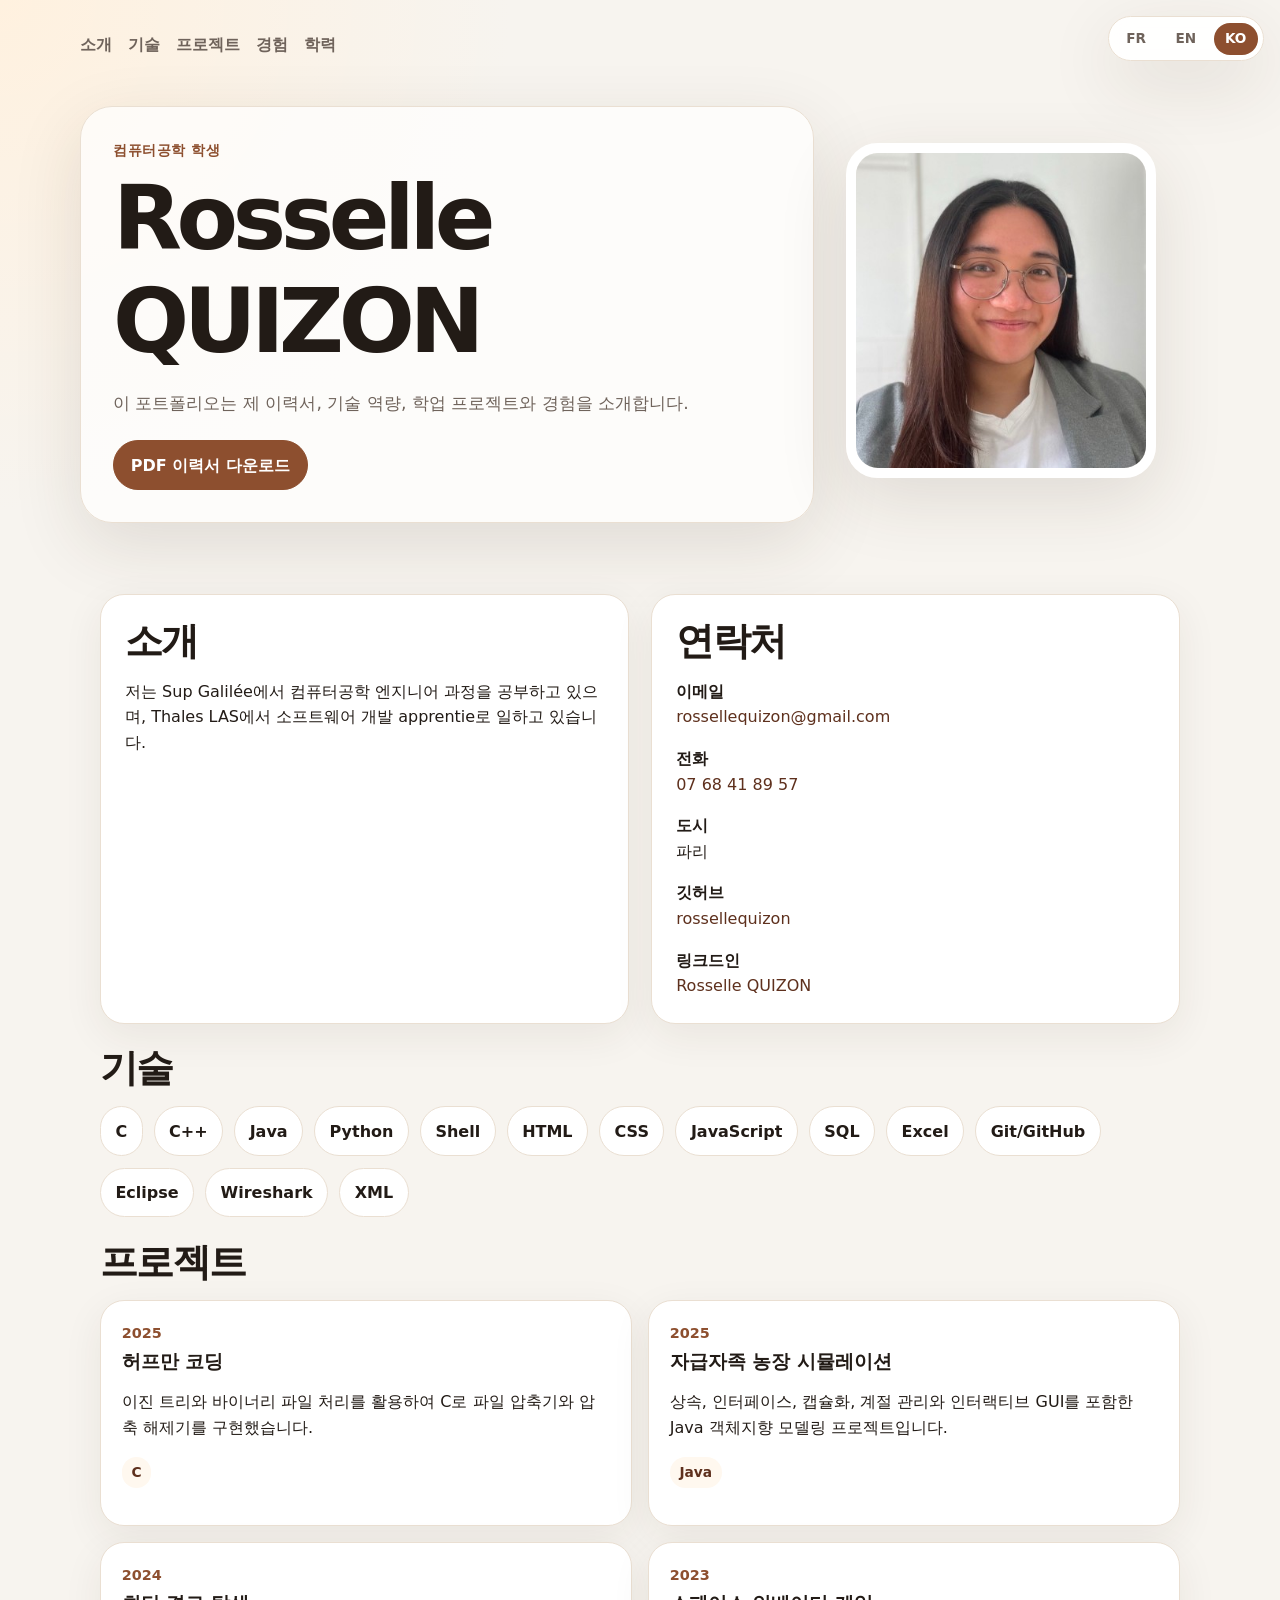
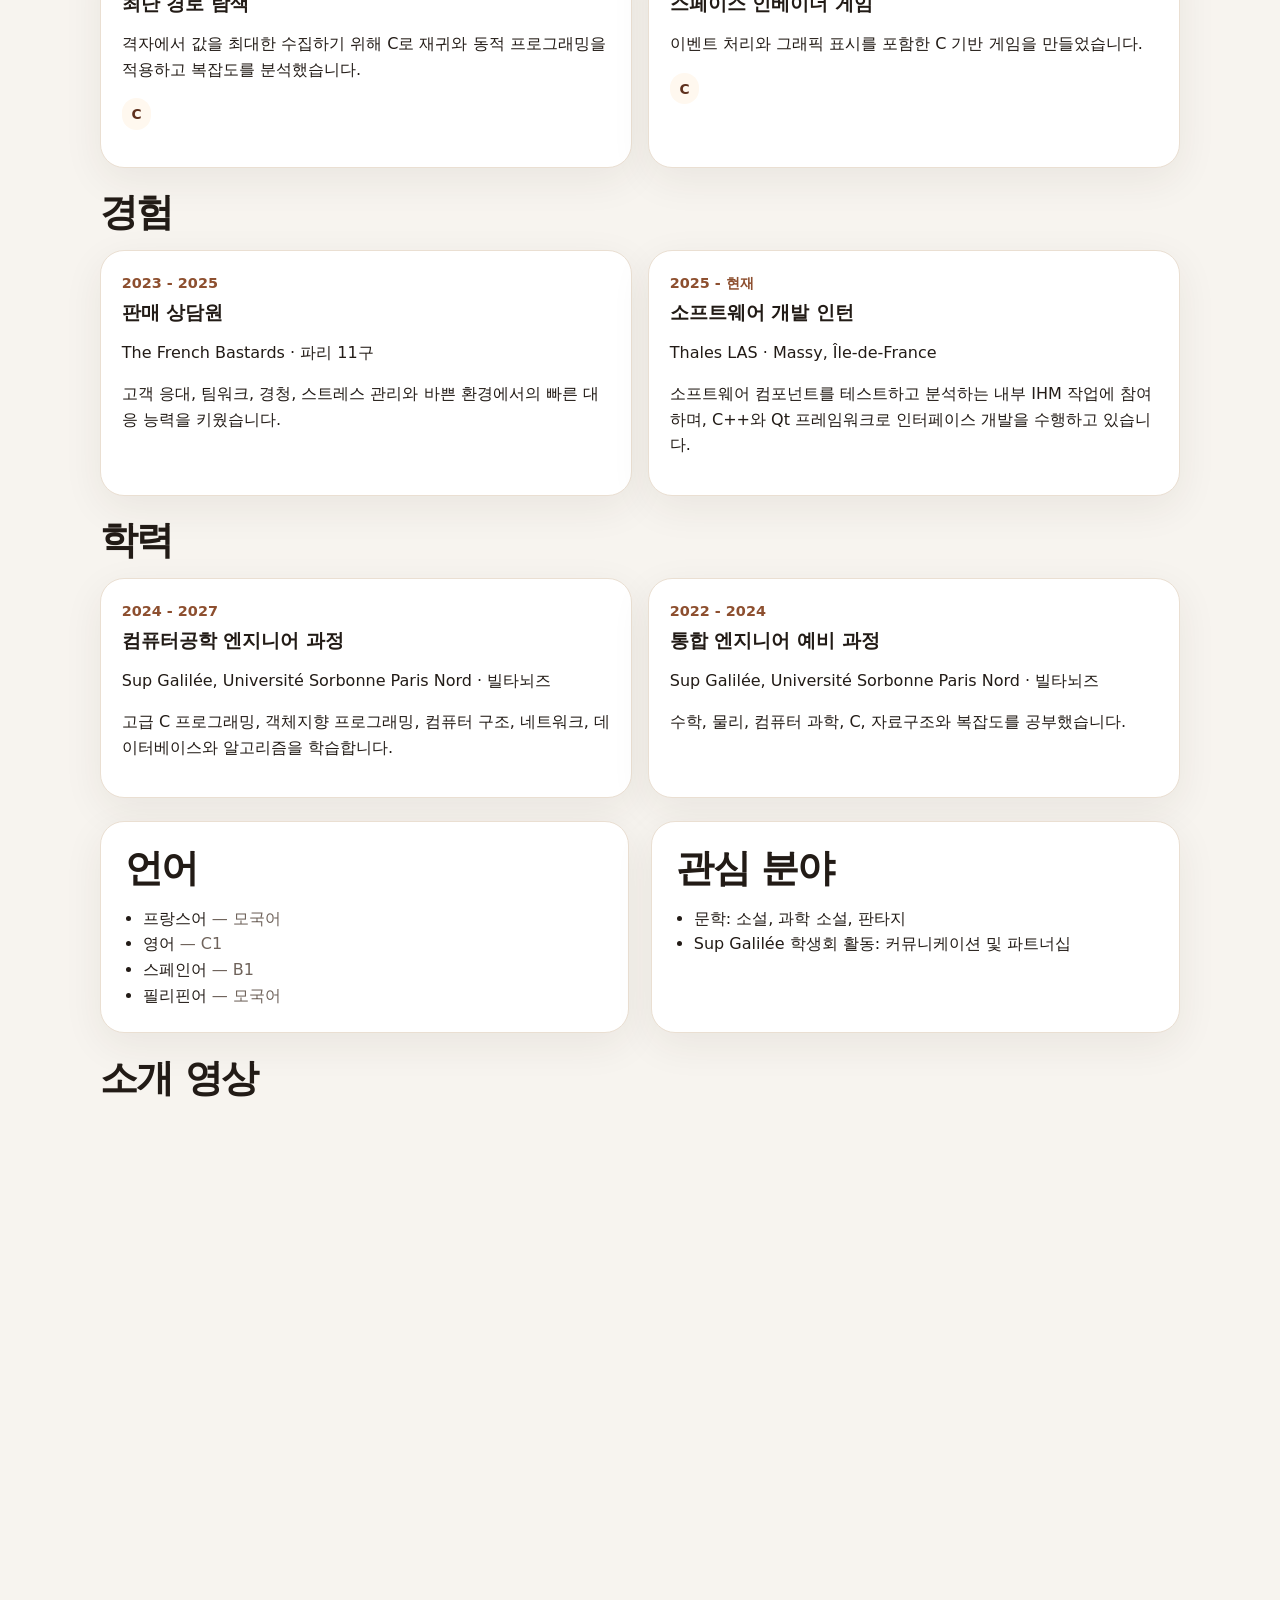
<file: index-ko.html>
<!DOCTYPE html>
<html xmlns="http://www.w3.org/1999/xhtml" lang="ko" xml:lang="ko" dir="ltr"
  prefix="foaf: http://xmlns.com/foaf/0.1/ dc: http://purl.org/dc/elements/1.1/ dcterms: http://purl.org/dc/terms/ schema: https://schema.org/ xsd: http://www.w3.org/2001/XMLSchema#">
<head about="./index-ko.html">
    <meta charset="UTF-8" />
    <meta name="viewport" content="width=device-width, initial-scale=1.0" />
    <title property="dc:title">Rosselle QUIZON 포트폴리오</title>
    <meta name="description" property="dc:description" content="마크업을 포함한" />
    <meta property="dc:language" content="ko" />
    <meta property="dc:creator" content="Rosselle QUIZON" />
    <link rel="alternate" hreflang="fr" href="index-fr.html" />
    <link rel="alternate" hreflang="en" href="index-en.html" />
    <link rel="alternate" hreflang="ko" href="index-ko.html" />
    <link rel="alternate" hreflang="x-default" href="index.html" />
    <link rel="stylesheet" href="style.css" />
    <script src="script.js" defer="defer"></script>
</head>
<body about="./index-ko.html" typeof="foaf:Document schema:WebPage">
    <div class="language-switcher" aria-label="Language switcher">
        <a class="lang-link" href="index-fr.html" hreflang="fr" data-switch-lang="fr">FR</a>
        <a class="lang-link" href="index-en.html" hreflang="en" data-switch-lang="en">EN</a>
        <a class="lang-link current" href="index-ko.html" hreflang="ko" data-switch-lang="ko" aria-current="page">KO</a>
    </div>

    <span rel="dc:creator" resource="#rosselle-quizon"></span>
    <span property="dc:language" content="ko"></span>

    <header class="hero" id="top">
      <nav class="top-nav" aria-label="Main navigation">
        <a href="#about">소개</a>
        <a href="#skills">기술</a>
        <a href="#projects">프로젝트</a>
        <a href="#experience">경험</a>
        <a href="#education">학력</a>
      </nav>

      <section class="hero-grid" about="#rosselle-quizon" typeof="foaf:Agent foaf:Person schema:Person">
        <div class="hero-text">
          <p class="eyebrow" property="schema:jobTitle">컴퓨터공학 학생</p>
          <h1 property="foaf:name schema:name">Rosselle QUIZON</h1>
          <p class="intro" property="schema:description">이 포트폴리오는 제 이력서, 기술 역량, 학업 프로젝트와 경험을 소개합니다.</p>
          <div class="actions">
            <a class="button primary" href="assets/CV_Rosselle_QUIZON.pdf">PDF 이력서 다운로드</a>
          </div>
        </div>
        <figure class="portrait">
          <img property="foaf:img schema:image" src="assets/photo.jpeg" alt="Rosselle QUIZON" />
        </figure>
      </section>
    </header>

    <main class="container">
      <section class="section two-columns" id="about">
        <article class="panel" about="#rosselle-quizon" typeof="schema:Person">
          <h2>소개</h2>
          <p>저는 Sup Galilée에서 컴퓨터공학 엔지니어 과정을 공부하고 있으며, Thales LAS에서 소프트웨어 개발 apprentie로 일하고 있습니다.</p>
          <span about="#rosselle-quizon" rel="schema:knowsAbout" resource="#skill-c"></span>
          <span about="#rosselle-quizon" rel="schema:knowsAbout" resource="#skill-java"></span>
          <span about="#rosselle-quizon" rel="schema:knowsAbout" resource="#skill-python"></span>
          <span about="#rosselle-quizon" rel="schema:knowsAbout" resource="#skill-shell"></span>
          <span about="#rosselle-quizon" rel="schema:knowsAbout" resource="#skill-web"></span>
          <span about="#rosselle-quizon" rel="schema:knowsAbout" resource="#skill-sql"></span>
          <span about="#rosselle-quizon" rel="schema:knowsAbout" resource="#skill-tools"></span>
          <span about="#rosselle-quizon" rel="schema:knowsAbout" resource="#skill-cpp"></span>
          <span about="#rosselle-quizon" rel="schema:knowsAbout" resource="#skill-xml"></span>
        </article>

        <aside class="panel contact" id="contact" about="#rosselle-quizon">
          <h2>연락처</h2>
          <p><strong>이메일</strong><br /><a property="foaf:mbox schema:email" href="mailto:rossellequizon@gmail.com">rossellequizon@gmail.com</a></p>
          <p><strong>전화</strong><br /><a property="foaf:phone schema:telephone" href="tel:+33768418957">07 68 41 89 57</a></p>
          <p><strong>도시</strong><br /><span property="foaf:based_near schema:addressLocality">파리</span></p>
          <p><strong>깃허브</strong><br /><a property="foaf:account schema:sameAs" href="https://github.com/rossellequizon">rossellequizon</a></p>
          <p><strong>링크드인</strong><br /><a property="foaf:account schema:sameAs" href="https://www.linkedin.com/in/rossellequizon/">Rosselle QUIZON</a></p>
        </aside>
      </section>

      <section class="section" id="skills" about="#skills-set" typeof="schema:DefinedTermSet">
        <div class="section-heading">
          <h2 property="schema:name">기술</h2>
        </div>
        <ul class="skill-list">
            <li about="#skill-c" typeof="schema:DefinedTerm" rel="schema:inDefinedTermSet" resource="#skills-set">
              <span property="schema:name">C</span>
              <span class="sr-only" property="schema:termCode">programming</span>
            </li>
            <li about="#skill-cpp" typeof="schema:DefinedTerm" rel="schema:inDefinedTermSet" resource="#skills-set">
              <span property="schema:name">C++</span>
              <span class="sr-only" property="schema:termCode">programming</span>
            </li>
            <li about="#skill-java" typeof="schema:DefinedTerm" rel="schema:inDefinedTermSet" resource="#skills-set">
              <span property="schema:name">Java</span>
              <span class="sr-only" property="schema:termCode">programming</span>
            </li>
            <li about="#skill-python" typeof="schema:DefinedTerm" rel="schema:inDefinedTermSet" resource="#skills-set">
              <span property="schema:name">Python</span>
              <span class="sr-only" property="schema:termCode">programming</span>
            </li>
            <li about="#skill-shell" typeof="schema:DefinedTerm" rel="schema:inDefinedTermSet" resource="#skills-set">
              <span property="schema:name">Shell</span>
              <span class="sr-only" property="schema:termCode">programming</span>
            </li>
            <li about="#skill-web" typeof="schema:DefinedTerm" rel="schema:inDefinedTermSet" resource="#skills-set">
              <span property="schema:name">HTML</span>
              <span class="sr-only" property="schema:termCode">web</span>
            </li>
            <li about="#skill-web" typeof="schema:DefinedTerm" rel="schema:inDefinedTermSet" resource="#skills-set">
              <span property="schema:name">CSS</span>
              <span class="sr-only" property="schema:termCode">web</span>
            </li>
            <li about="#skill-web" typeof="schema:DefinedTerm" rel="schema:inDefinedTermSet" resource="#skills-set">
              <span property="schema:name">JavaScript</span>
              <span class="sr-only" property="schema:termCode">web</span>
            </li>
            <li about="#skill-sql" typeof="schema:DefinedTerm" rel="schema:inDefinedTermSet" resource="#skills-set">
              <span property="schema:name">SQL</span>
              <span class="sr-only" property="schema:termCode">data</span>
            </li>
            <li about="#skill-sql" typeof="schema:DefinedTerm" rel="schema:inDefinedTermSet" resource="#skills-set">
              <span property="schema:name">Excel</span>
              <span class="sr-only" property="schema:termCode">data</span>
            </li>
            <li about="#skill-tools" typeof="schema:DefinedTerm" rel="schema:inDefinedTermSet" resource="#skills-set">
              <span property="schema:name">Git/GitHub</span>
              <span class="sr-only" property="schema:termCode">tools</span>
            </li>
            <li about="#skill-tools" typeof="schema:DefinedTerm" rel="schema:inDefinedTermSet" resource="#skills-set">
              <span property="schema:name">Eclipse</span>
              <span class="sr-only" property="schema:termCode">tools</span>
            </li>
            <li about="#skill-tools" typeof="schema:DefinedTerm" rel="schema:inDefinedTermSet" resource="#skills-set">
              <span property="schema:name">Wireshark</span>
              <span class="sr-only" property="schema:termCode">tools</span>
            </li>
            <li about="#skill-xml" typeof="schema:DefinedTerm" rel="schema:inDefinedTermSet" resource="#skills-set">
              <span property="schema:name">XML</span>
              <span class="sr-only" property="schema:termCode">web</span>
            </li>
        </ul>
      </section>

      <section class="section" id="projects">
        <div class="section-heading">
          <h2>프로젝트</h2>
        </div>
        <div class="cards">
          <article class="card" id="project-huffman" about="#project-huffman" typeof="schema:CreativeWork schema:SoftwareSourceCode">
            <div class="card-meta"><time property="schema:dateCreated" datatype="xsd:gYear" datetime="2025">2025</time></div>
            <h3 property="schema:name">허프만 코딩</h3>
            <p property="schema:description">이진 트리와 바이너리 파일 처리를 활용하여 C로 파일 압축기와 압축 해제기를 구현했습니다.</p>
            <p class="tags"><span property="schema:programmingLanguage">C</span> </p>
            <span rel="schema:creator" resource="#rosselle-quizon"></span>
          </article>
          <article class="card" id="project-farm" about="#project-farm" typeof="schema:CreativeWork schema:SoftwareSourceCode">
            <div class="card-meta"><time property="schema:dateCreated" datatype="xsd:gYear" datetime="2025">2025</time></div>
            <h3 property="schema:name">자급자족 농장 시뮬레이션</h3>
            <p property="schema:description">상속, 인터페이스, 캡슐화, 계절 관리와 인터랙티브 GUI를 포함한 Java 객체지향 모델링 프로젝트입니다.</p>
            <p class="tags"><span property="schema:programmingLanguage">Java</span> </p>
            <span rel="schema:creator" resource="#rosselle-quizon"></span>
          </article>
          <article class="card" id="project-path" about="#project-path" typeof="schema:CreativeWork schema:SoftwareSourceCode">
            <div class="card-meta"><time property="schema:dateCreated" datatype="xsd:gYear" datetime="2024">2024</time></div>
            <h3 property="schema:name">최단 경로 탐색</h3>
            <p property="schema:description">격자에서 값을 최대한 수집하기 위해 C로 재귀와 동적 프로그래밍을 적용하고 복잡도를 분석했습니다.</p>
            <p class="tags"><span property="schema:programmingLanguage">C</span> </p>
            <span rel="schema:creator" resource="#rosselle-quizon"></span>
          </article>
          <article class="card" id="project-space" about="#project-space" typeof="schema:CreativeWork schema:SoftwareSourceCode">
            <div class="card-meta"><time property="schema:dateCreated" datatype="xsd:gYear" datetime="2023">2023</time></div>
            <h3 property="schema:name">스페이스 인베이더 게임</h3>
            <p property="schema:description">이벤트 처리와 그래픽 표시를 포함한 C 기반 게임을 만들었습니다.</p>
            <p class="tags"><span property="schema:programmingLanguage">C</span> </p>
            <span rel="schema:creator" resource="#rosselle-quizon"></span>
          </article>
        </div>
      </section>

      <section class="section" id="experience">
        <div class="section-heading">
          <h2>경험</h2>
        </div>
        <div class="cards">
          <article class="card" id="experience-french-bastards" about="#experience-french-bastards" typeof="schema:EmployeeRole">
            <div class="card-meta"><time property="schema:startDate" datetime="2023">2023</time> - <time property="schema:endDate" datetime="2025">2025</time></div>
            <h3 property="schema:roleName">판매 상담원</h3>
            <p><span rel="schema:worksFor" resource="#the-french-bastards"><span about="#the-french-bastards" typeof="schema:Organization"><span property="schema:name">The French Bastards</span></span></span> · <span property="schema:workLocation">파리 11구</span></p>
            <p property="schema:description">고객 응대, 팀워크, 경청, 스트레스 관리와 바쁜 환경에서의 빠른 대응 능력을 키웠습니다.</p>
            <span rel="schema:employee" resource="#rosselle-quizon"></span>
          </article>
          <article class="card" id="experience-thales" about="#experience-thales" typeof="schema:EmployeeRole"> 
          	<div class="card-meta"><time property="schema:startDate" datetime="2025">2025</time> - 현재</div> 
          	<h3 property="schema:roleName">소프트웨어 개발 인턴</h3> 
          	<p><span rel="schema:worksFor" resource="#thales-las"><span about="#thales-las" typeof="schema:Organization"><span property="schema:name">Thales LAS</span></span></span> · <span property="schema:workLocation">Massy, Île-de-France</span></p> <p property="schema:description">소프트웨어 컴포넌트를 테스트하고 분석하는 내부 IHM 작업에 참여하며, C++와 Qt 프레임워크로 인터페이스 개발을 수행하고 있습니다.</p> 
          	<span rel="schema:employee" resource="#rosselle-quizon"></span> 
          </article>
        </div>
      </section>

      <section class="section" id="education">
        <div class="section-heading">
          <h2>학력</h2>
        </div>
        <div class="cards">
          <article class="card" id="edu-engineering" about="#edu-engineering" typeof="schema:EducationalOccupationalCredential">
            <div class="card-meta"><time property="schema:startDate" datetime="2024">2024</time> - <time property="schema:endDate" datetime="2027">2027</time></div>
            <h3 property="schema:name">컴퓨터공학 엔지니어 과정</h3>
            <p><span rel="schema:recognizedBy" resource="#sup-galilee"><span about="#sup-galilee" typeof="schema:CollegeOrUniversity"><span property="schema:name">Sup Galilée, Université Sorbonne Paris Nord</span></span></span> · <span property="schema:location">빌타뇌즈</span></p>
            <p property="schema:description">고급 C 프로그래밍, 객체지향 프로그래밍, 컴퓨터 구조, 네트워크, 데이터베이스와 알고리즘을 학습합니다.</p>
            <span about="#rosselle-quizon" rel="schema:hasCredential" resource="#edu-engineering"></span>
          </article>
          <article class="card" id="edu-prepa" about="#edu-prepa" typeof="schema:EducationalOccupationalCredential">
            <div class="card-meta"><time property="schema:startDate" datetime="2022">2022</time> - <time property="schema:endDate" datetime="2024">2024</time></div>
            <h3 property="schema:name">통합 엔지니어 예비 과정</h3>
            <p><span rel="schema:recognizedBy" resource="#sup-galilee"><span about="#sup-galilee" typeof="schema:CollegeOrUniversity"><span property="schema:name">Sup Galilée, Université Sorbonne Paris Nord</span></span></span> · <span property="schema:location">빌타뇌즈</span></p>
            <p property="schema:description">수학, 물리, 컴퓨터 과학, C, 자료구조와 복잡도를 공부했습니다.</p>
            <span about="#rosselle-quizon" rel="schema:hasCredential" resource="#edu-prepa"></span>
          </article>
        </div>
      </section>

      <section class="section two-columns">
        <article class="panel" about="#rosselle-quizon">
          <h2>언어</h2>
          <ul class="clean-list">
            <li property="schema:knowsLanguage">프랑스어 <span class="muted">— 모국어</span></li>
            <li property="schema:knowsLanguage">영어 <span class="muted">— C1</span></li>
            <li property="schema:knowsLanguage">스페인어 <span class="muted">— B1</span></li>
            <li property="schema:knowsLanguage">필리핀어 <span class="muted">— 모국어</span></li>
          </ul>
        </article>
        <article class="panel">
          <h2>관심 분야</h2>
          <ul class="clean-list">
            <li about="#rosselle-quizon" property="schema:knowsAbout" resource="#interest-literature"><span about="#interest-literature" typeof="schema:Thing"><span property="schema:name">문학: 소설, 과학 소설, 판타지</span></span></li>
            <li about="#rosselle-quizon" property="schema:knowsAbout" resource="#interest-bde"><span about="#interest-bde" typeof="schema:Thing"><span property="schema:name">Sup Galilée 학생회 활동: 커뮤니케이션 및 파트너십</span></span></li>
          </ul>
        </article>
      </section>

      <section class="section" id="video">
  <div class="section-heading">
    <h2>소개 영상</h2>
  </div>

  <div class="video-wrapper">
	<iframe
	  width="560"
	  height="315"
	  src="https://www.youtube.com/embed/R7ZUABR1mDE?cc_load_policy=1&amp;cc_lang_pref=ko"
	  title="Rosselle QUIZON 소개 영상"
	  referrerpolicy="strict-origin-when-cross-origin"
	  allow="accelerometer; autoplay; clipboard-write; encrypted-media; gyroscope; picture-in-picture; web-share"
	  allowfullscreen="allowfullscreen">
	</iframe>
  </div>
</section>

    </main>

</body>
</html>
</file>
<file: style.css>
:root {
  --bg: #f7f4ef;
  --surface: #ffffff;
  --surface-soft: #fff8ef;
  --text: #221b16;
  --muted: #6f635b;
  --accent: #8d4f2f;
  --accent-dark: #5e301d;
  --border: #eadfd2;
  --shadow: 0 22px 70px rgba(58, 38, 24, 0.12);
}

* {
  box-sizing: border-box;
}

html {
  scroll-behavior: smooth;
}

body {
  margin: 0;
  background: radial-gradient(circle at top left, #fff1df 0, transparent 32rem), var(--bg);
  color: var(--text);
  font-family: system-ui, -apple-system, BlinkMacSystemFont, "Segoe UI", sans-serif;
  line-height: 1.6;
}

a {
  color: var(--accent-dark);
  text-decoration: none;
}

a:hover,
a:focus {
  text-decoration: underline;
}

.language-switcher {
  position: fixed;
  z-index: 20;
  top: 1rem;
  right: 1rem;
  display: flex;
  gap: 0.4rem;
  padding: 0.35rem;
  background: rgba(255, 255, 255, 0.92);
  border: 1px solid var(--border);
  border-radius: 999px;
  box-shadow: var(--shadow);
  backdrop-filter: blur(12px);
}

.lang-link {
  display: inline-flex;
  align-items: center;
  justify-content: center;
  min-width: 2.7rem;
  min-height: 2rem;
  padding: 0.2rem 0.7rem;
  border-radius: 999px;
  color: var(--muted);
  font-weight: 700;
  font-size: 0.85rem;
}

.lang-link.current {
  background: var(--accent);
  color: white;
}

.hero {
  padding: 2rem 1.25rem 3rem;
}

.top-nav {
  max-width: 1120px;
  margin: 0 auto 3rem;
  display: flex;
  gap: 1rem;
  flex-wrap: wrap;
  align-items: center;
}

.top-nav a {
  color: var(--muted);
  font-weight: 700;
}

.hero-grid,
.container {
  max-width: 1120px;
  margin: 0 auto;
}

.hero-grid {
  display: grid;
  grid-template-columns: minmax(0, 1.35fr) minmax(240px, 0.65fr);
  gap: 2rem;
  align-items: center;
}

.hero-text {
  padding: 2rem;
  background: rgba(255, 255, 255, 0.72);
  border: 1px solid var(--border);
  border-radius: 2rem;
  box-shadow: var(--shadow);
}

.eyebrow {
  margin: 0 0 0.4rem;
  color: var(--accent);
  font-weight: 800;
  letter-spacing: 0.04em;
  text-transform: uppercase;
  font-size: 0.86rem;
}

h1,
h2,
h3 {
  line-height: 1.15;
  margin: 0;
}

h1 {
  font-size: clamp(2.6rem, 8vw, 5.6rem);
  letter-spacing: -0.06em;
}

h2 {
  font-size: clamp(1.7rem, 4vw, 2.4rem);
  letter-spacing: -0.04em;
}

h3 {
  font-size: 1.2rem;
}

.intro {
  max-width: 62ch;
  color: var(--muted);
  font-size: 1.08rem;
}

.actions {
  display: flex;
  flex-wrap: wrap;
  gap: 0.8rem;
  margin-top: 1.4rem;
}

.button {
  display: inline-flex;
  align-items: center;
  justify-content: center;
  min-height: 2.8rem;
  padding: 0.7rem 1.05rem;
  border: 1px solid var(--border);
  border-radius: 999px;
  background: var(--surface);
  color: var(--accent-dark);
  font-weight: 800;
}

.button.primary {
  background: var(--accent);
  color: white;
  border-color: var(--accent);
}

.portrait {
  margin: 0;
  justify-self: center;
}

.portrait img {
  width: min(100%, 310px);
  aspect-ratio: 1 / 1.08;
  object-fit: cover;
  border-radius: 2rem;
  border: 0.65rem solid white;
  box-shadow: var(--shadow);
}

.container {
  padding: 0 1.25rem 3rem;
}

.section {
  margin: 1.4rem 0;
}

.two-columns {
  display: grid;
  grid-template-columns: repeat(2, minmax(0, 1fr));
  gap: 1.4rem;
}

.panel,
.card,
.mini-card {
  background: var(--surface);
  border: 1px solid var(--border);
  border-radius: 1.5rem;
  box-shadow: 0 12px 40px rgba(58, 38, 24, 0.07);
}

.panel {
  padding: 1.5rem;
}

.semantic-note {
  padding: 1rem;
  border-left: 4px solid var(--accent);
  background: var(--surface-soft);
  border-radius: 1rem;
  color: var(--accent-dark);
}

.contact p,
.clean-list,
.skill-list {
  margin-bottom: 0;
}

.section-heading {
  margin-bottom: 1rem;
}

.section-heading p {
  margin: 0.5rem 0 0;
  color: var(--muted);
}

.semantic-grid {
  display: grid;
  grid-template-columns: repeat(3, minmax(0, 1fr));
  gap: 1rem;
}

.mini-card {
  padding: 1.15rem;
}

.skill-list {
  display: flex;
  flex-wrap: wrap;
  gap: 0.7rem;
  list-style: none;
  padding: 0;
}

.skill-list li {
  padding: 0.7rem 0.9rem;
  background: var(--surface);
  border: 1px solid var(--border);
  border-radius: 999px;
  font-weight: 800;
}

.cards {
  display: grid;
  grid-template-columns: repeat(2, minmax(0, 1fr));
  gap: 1rem;
}

.card {
  padding: 1.3rem;
}

.card-meta {
  color: var(--accent);
  font-size: 0.9rem;
  font-weight: 800;
  margin-bottom: 0.4rem;
}

.tags {
  display: flex;
  gap: 0.45rem;
  flex-wrap: wrap;
}

.tags span {
  padding: 0.3rem 0.6rem;
  border-radius: 999px;
  background: var(--surface-soft);
  color: var(--accent-dark);
  font-size: 0.86rem;
  font-weight: 800;
}

.clean-list {
  padding-left: 1.1rem;
}

.muted {
  color: var(--muted);
}

video {
  display: block;
  border-radius: 1.4rem;
  border: 1px solid var(--border);
  background: #111;
  box-shadow: var(--shadow);
}

.footer {
  text-align: center;
  padding: 2rem 1rem 3rem;
  color: var(--muted);
}

.sr-only {
  position: absolute;
  width: 1px;
  height: 1px;
  padding: 0;
  margin: -1px;
  overflow: hidden;
  clip: rect(0, 0, 0, 0);
  white-space: nowrap;
  border: 0;
}

@media (max-width: 820px) {
  .hero-grid,
  .two-columns,
  .semantic-grid,
  .cards {
    grid-template-columns: 1fr;
  }

  .hero-text {
    padding: 1.4rem;
  }

  .language-switcher {
    left: 1rem;
    right: auto;
  }
}

.video-wrapper {
  position: relative;
  width: 100%;
  max-width: 800px;
  aspect-ratio: 16 / 9;
  margin: 0 auto;
}

.video-wrapper iframe {
  width: 100%;
  height: 100%;
  border: 0;
  border-radius: 18px;
}
</file>
